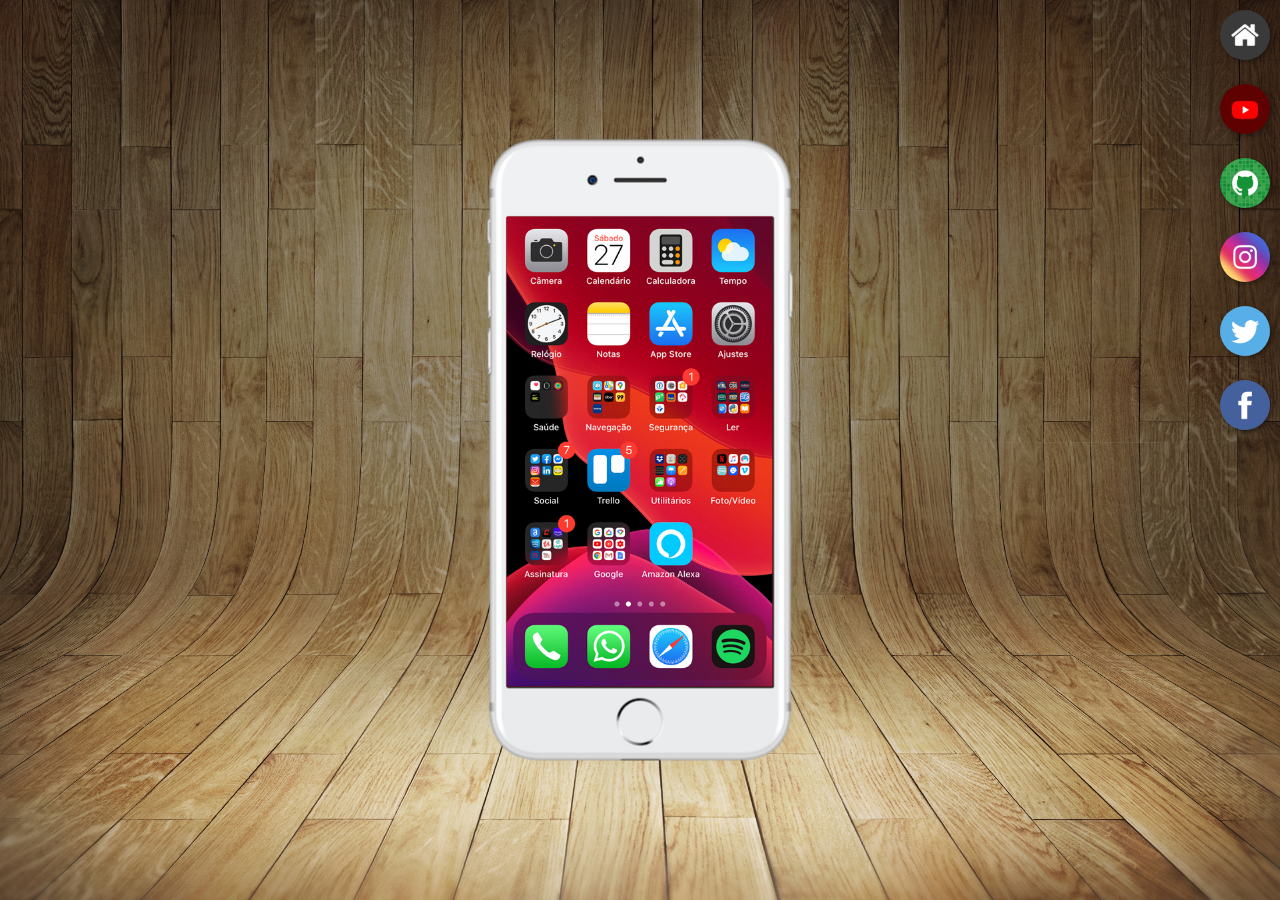
<file: index.html>
<!DOCTYPE html>
<html lang="pt-br">
<head>
    <meta charset="UTF-8">
    <meta name="viewport" content="width=device-width, initial-scale=1.0">
    <link rel="stylesheet" href="favicon.ico">
    <link rel="stylesheet" href="estilos/style.css">
    <title>Projetos Redes Sociais</title>
</head>
<body>
    <main>
        <section id="telefone">
            <iframe src="home.html" frameborder="0" name="tela" id="tela">Seu navegador não é compativel com isso</iframe>
        </section>
        <section id="redes-sociais">
            <a href="home.html" target="tela"><img src="imagens/logo-home.jpg" alt="Home"></a><br>
            <a href="youtube.html" target="tela"><img src="imagens/logo-youtube.jpg" alt="YouTube"></a><br>
            <a href="github.html" target="tela"><img src="imagens/logo-github.jpg" alt="GitHub"></a><br>
            <a href="instagram.html" target="tela"><img src="imagens/logo-instagram.jpg" alt="Instagram"></a><br>
            <a href="twitter.html" target="tela"><img src="imagens/logo-twitter.jpg" alt="Twitter"></a><br>
            <a href="facebook.html" target="tela"><img src="imagens/logo-facebook.jpg" alt="Facebook"></a><br>
        </section>
    </main>
</body>
</html>
</file>
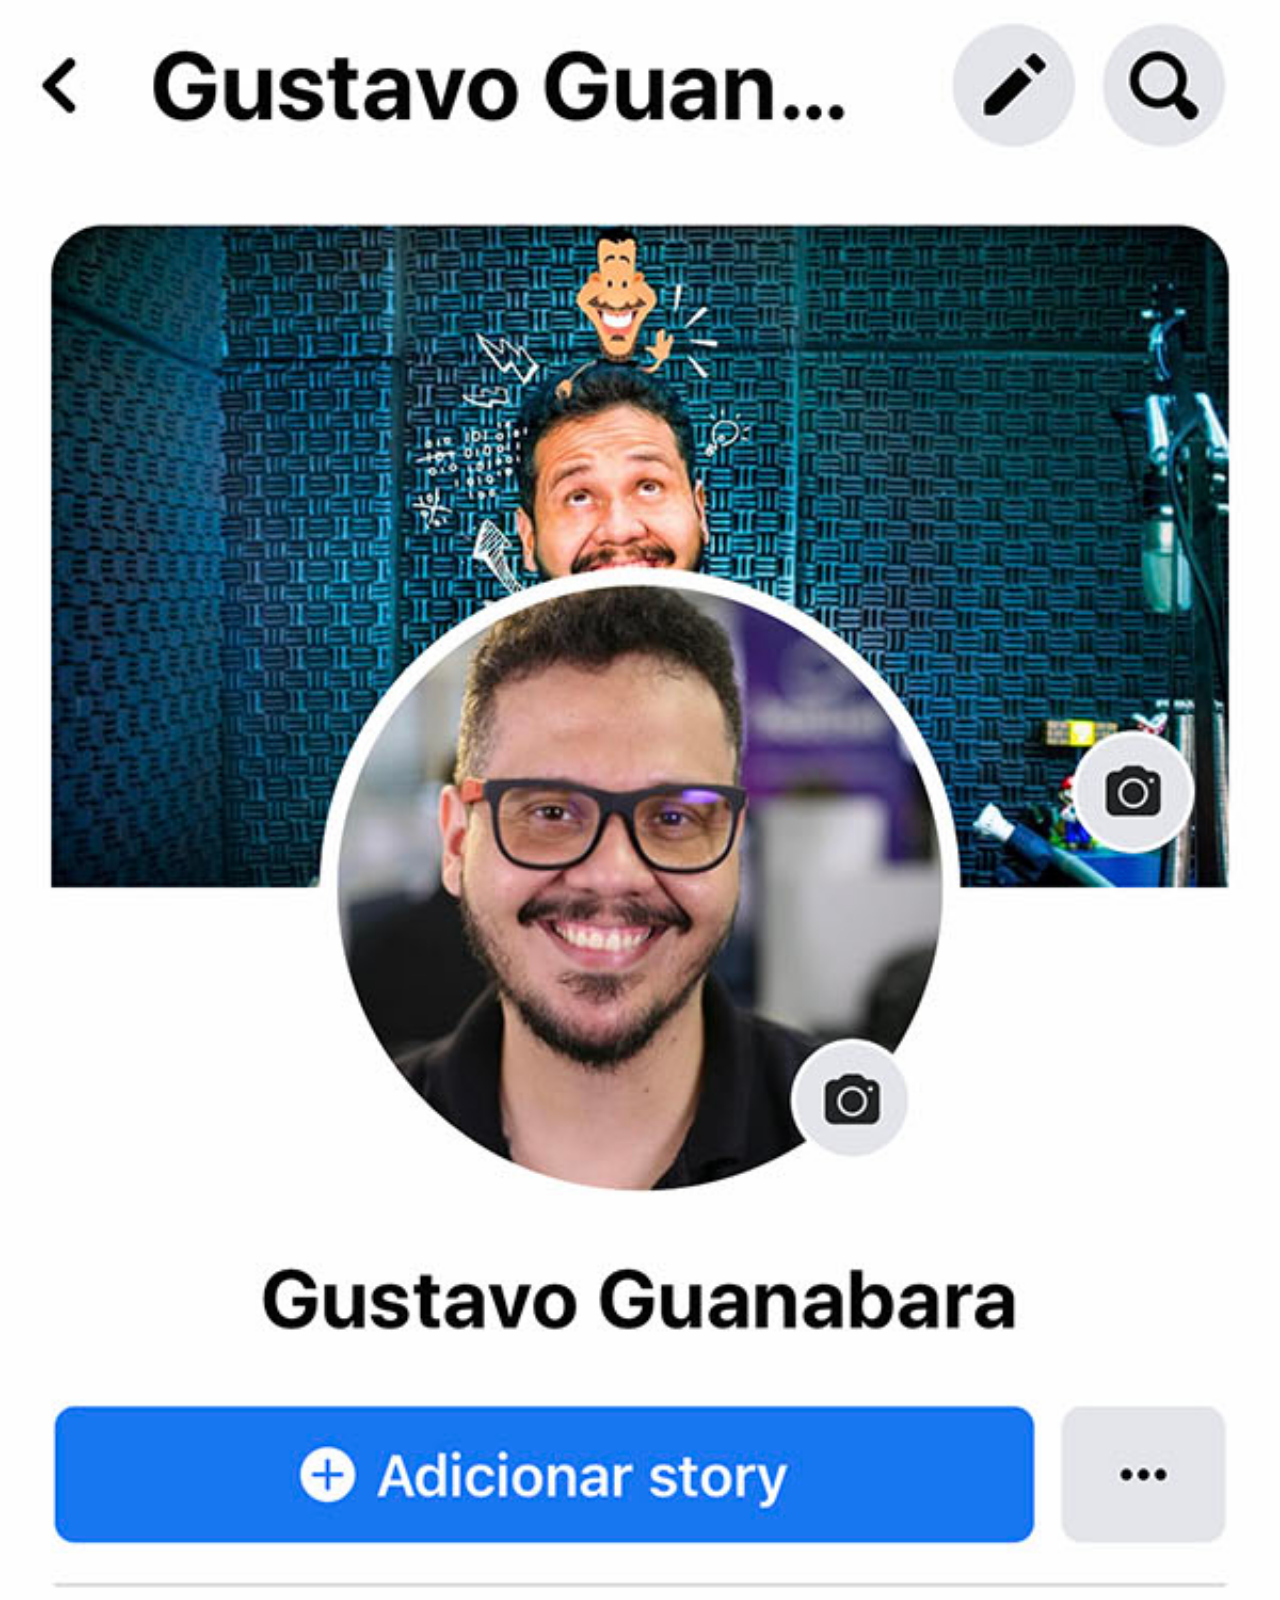
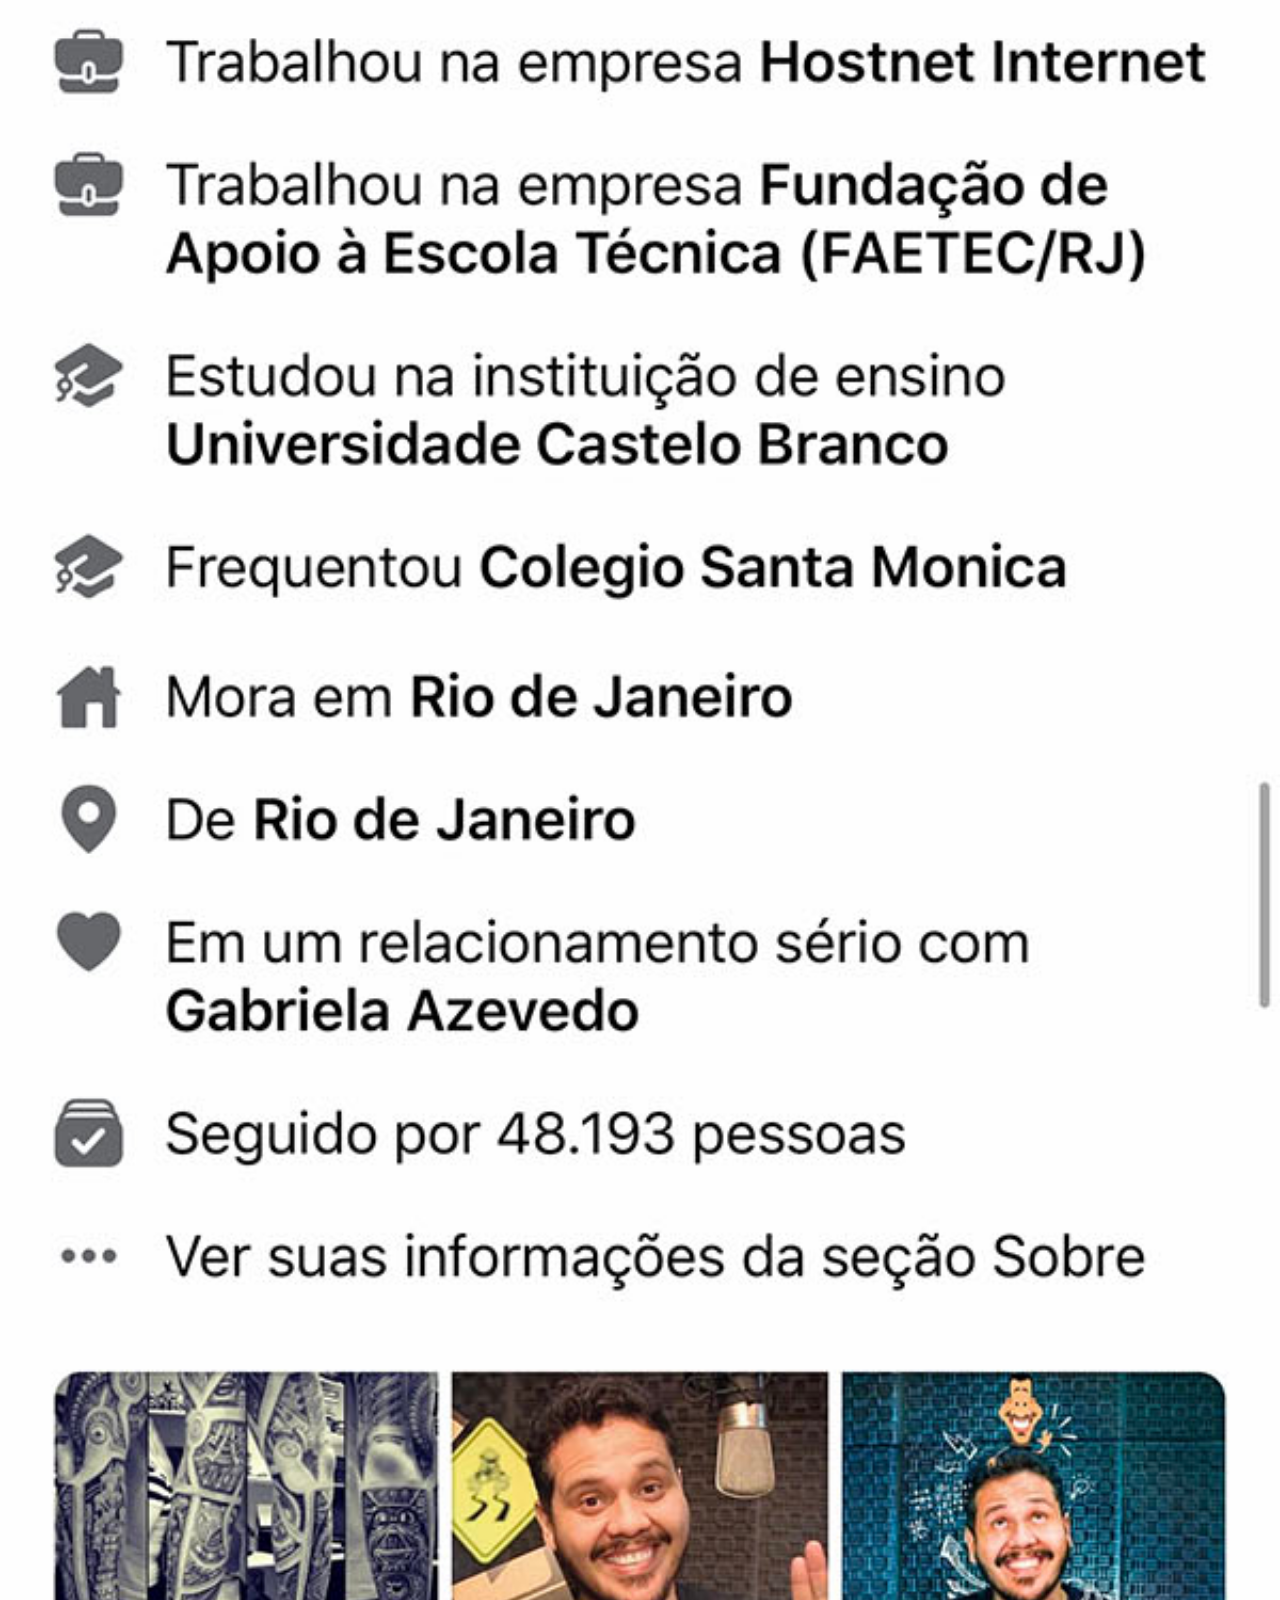
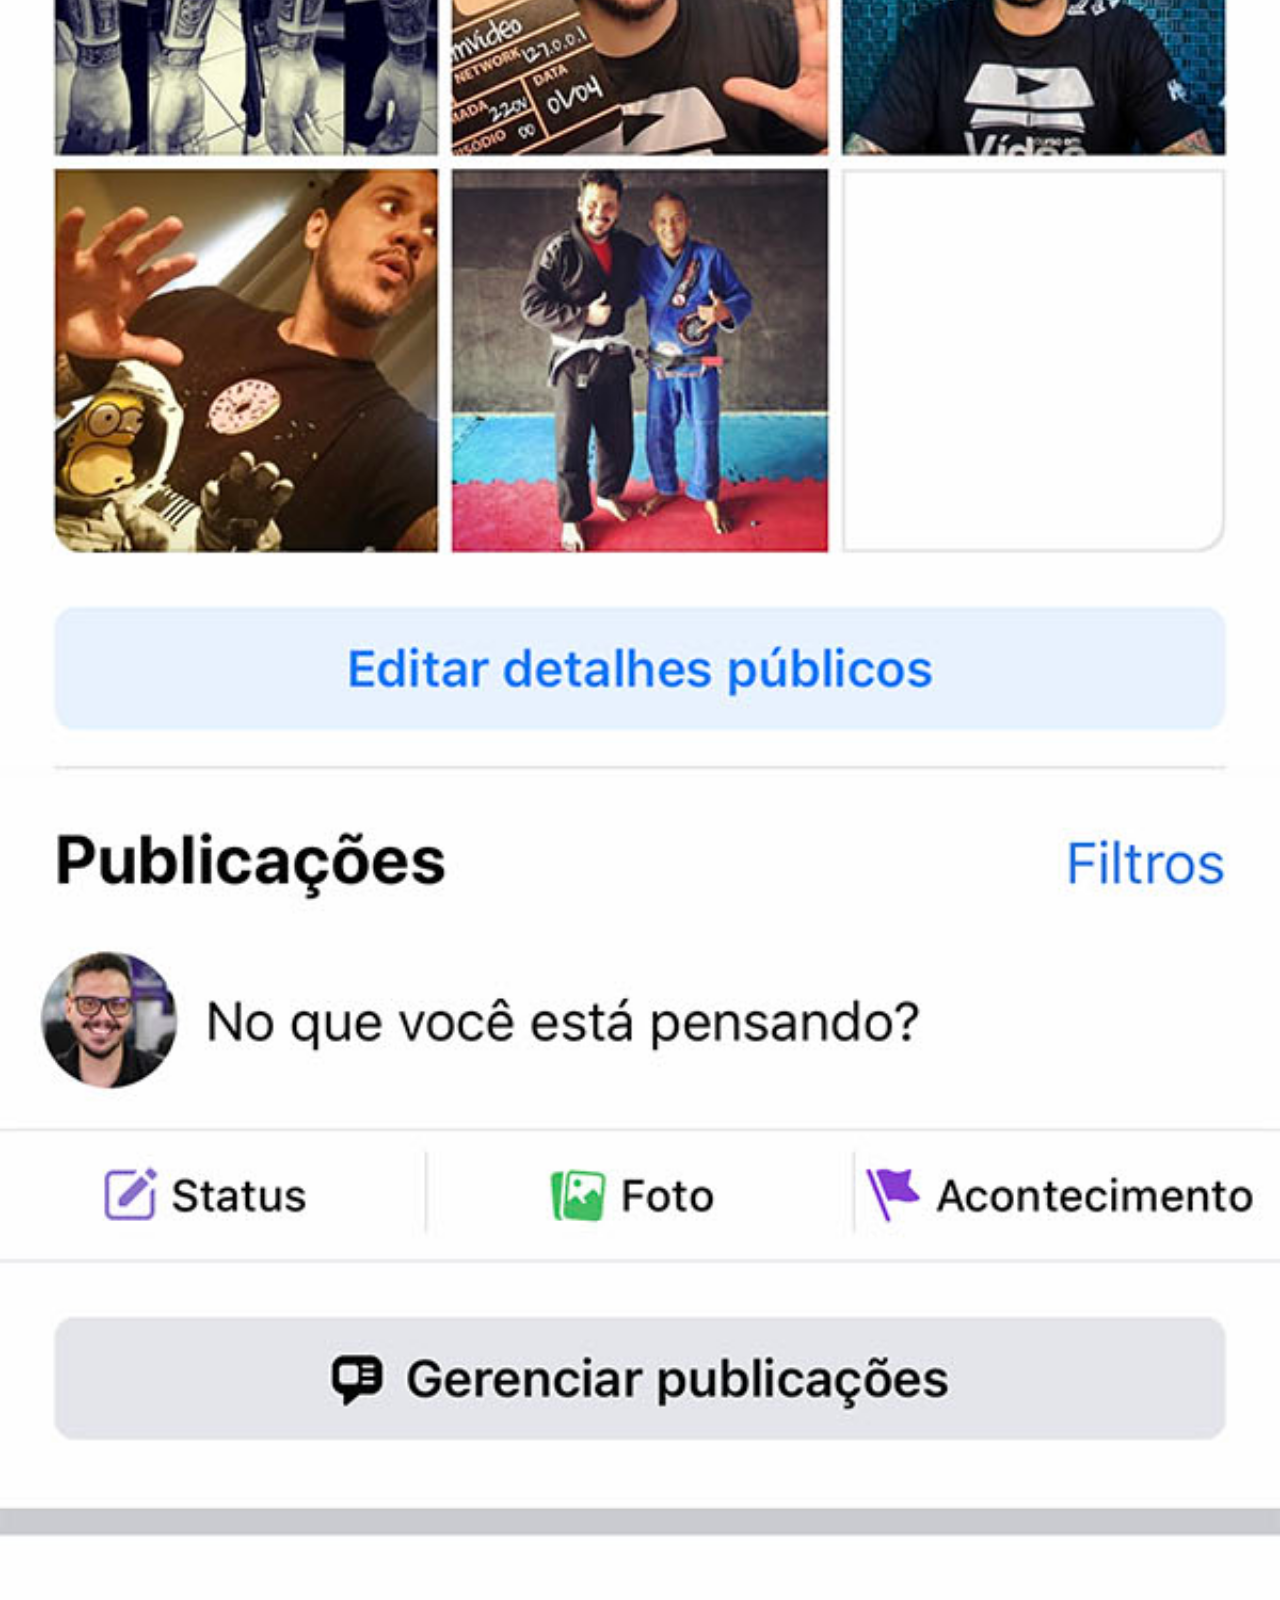
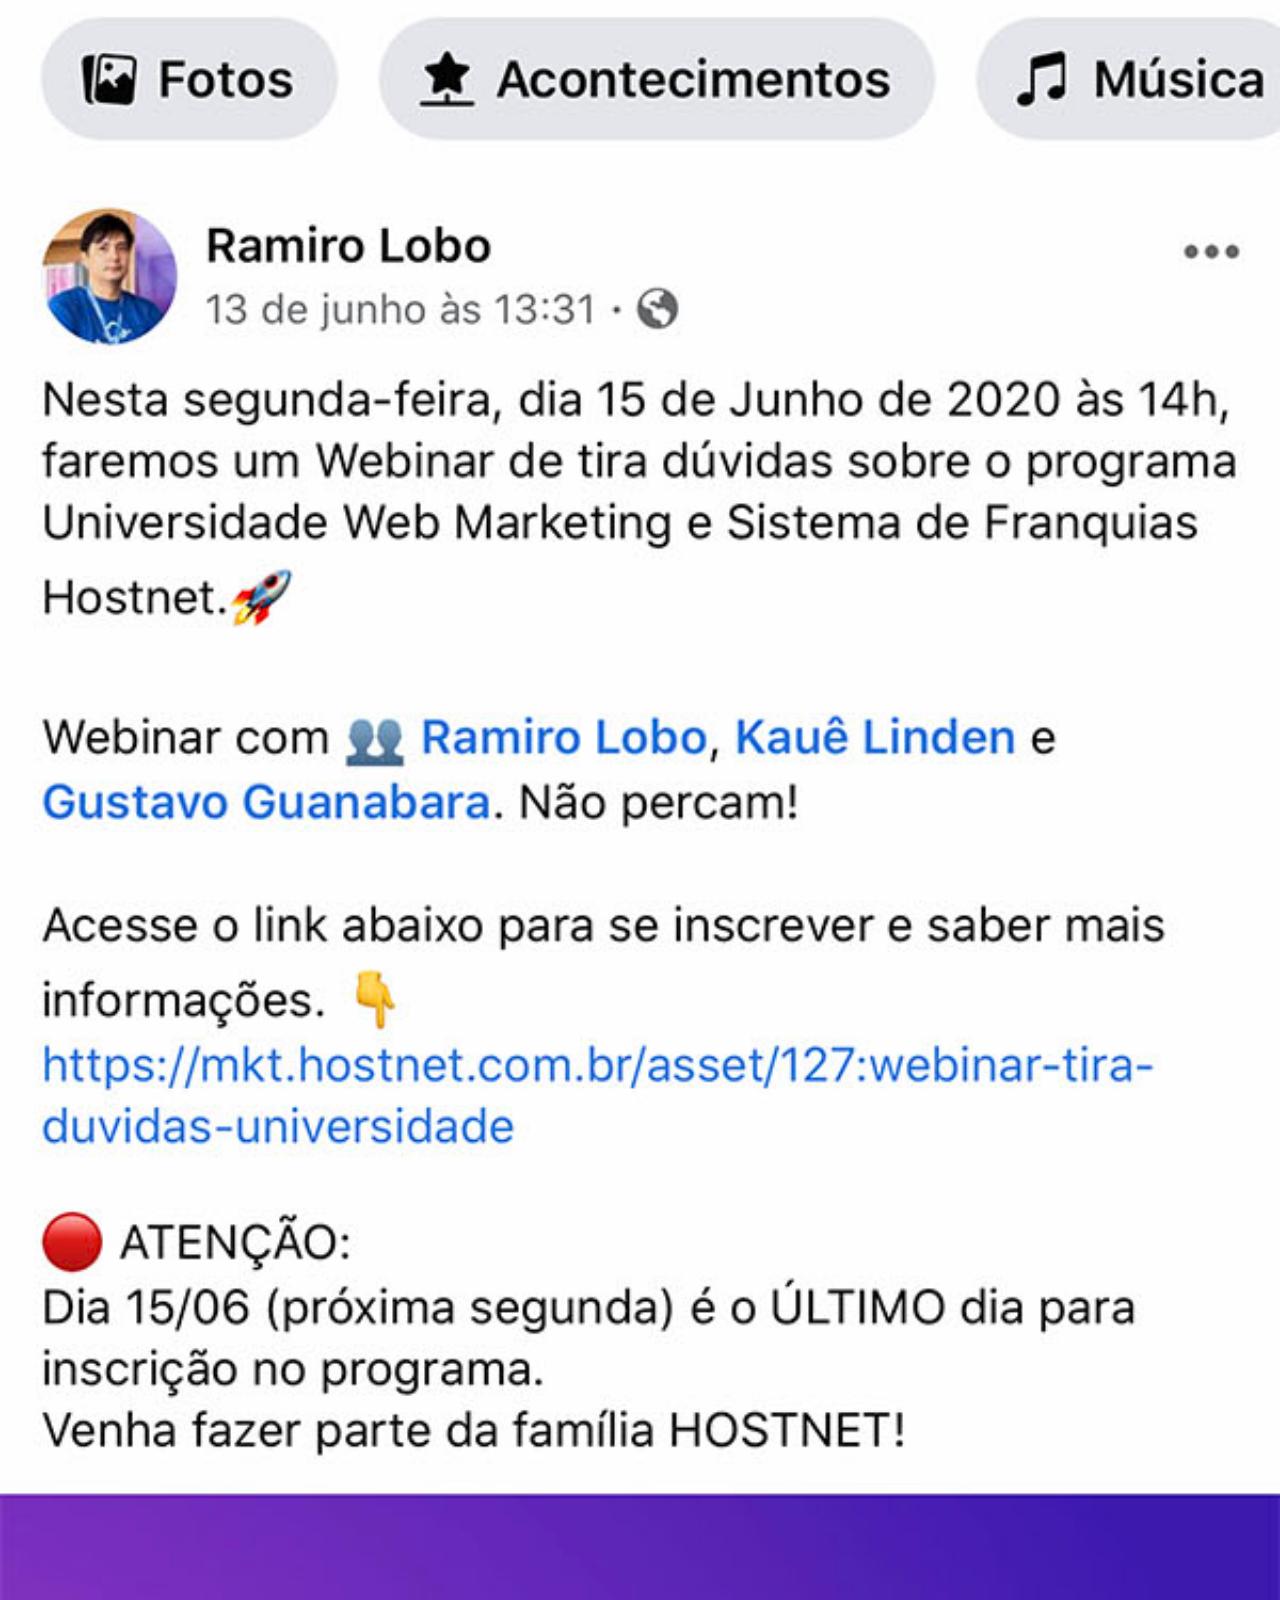
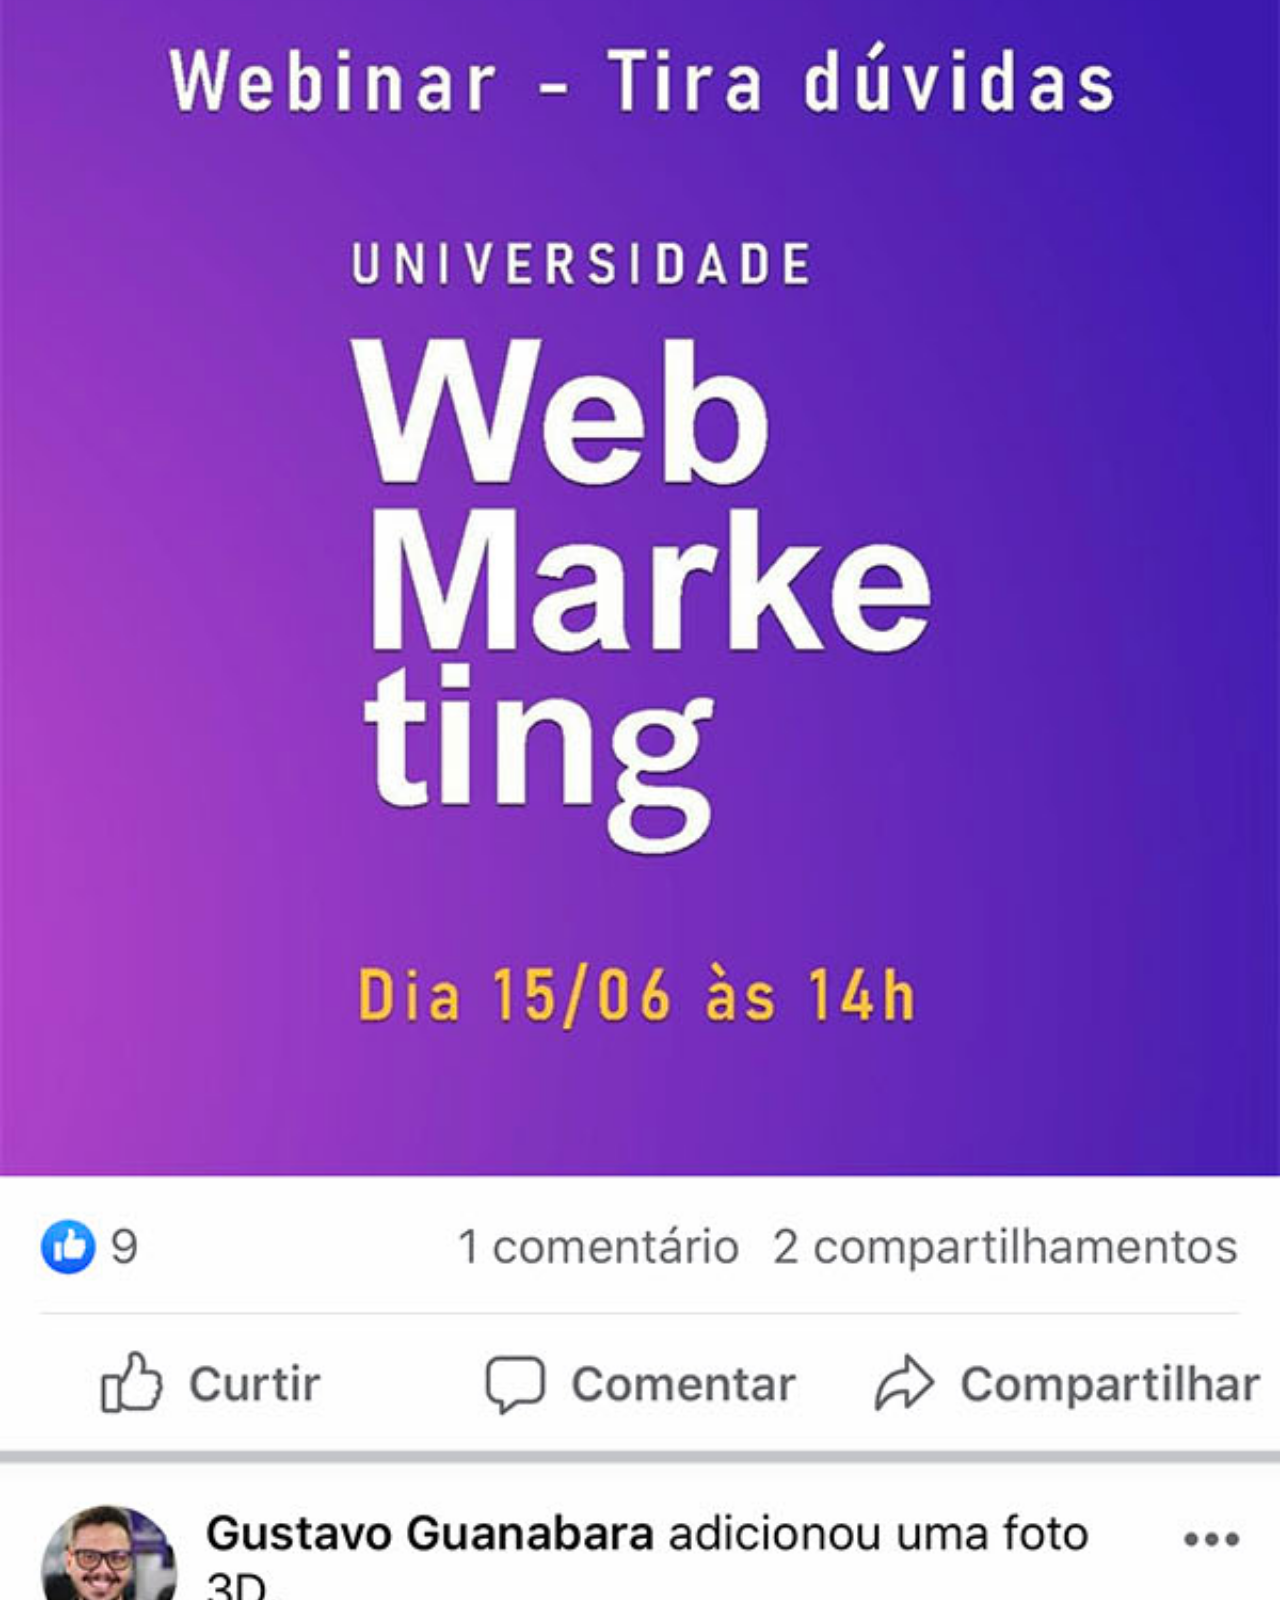
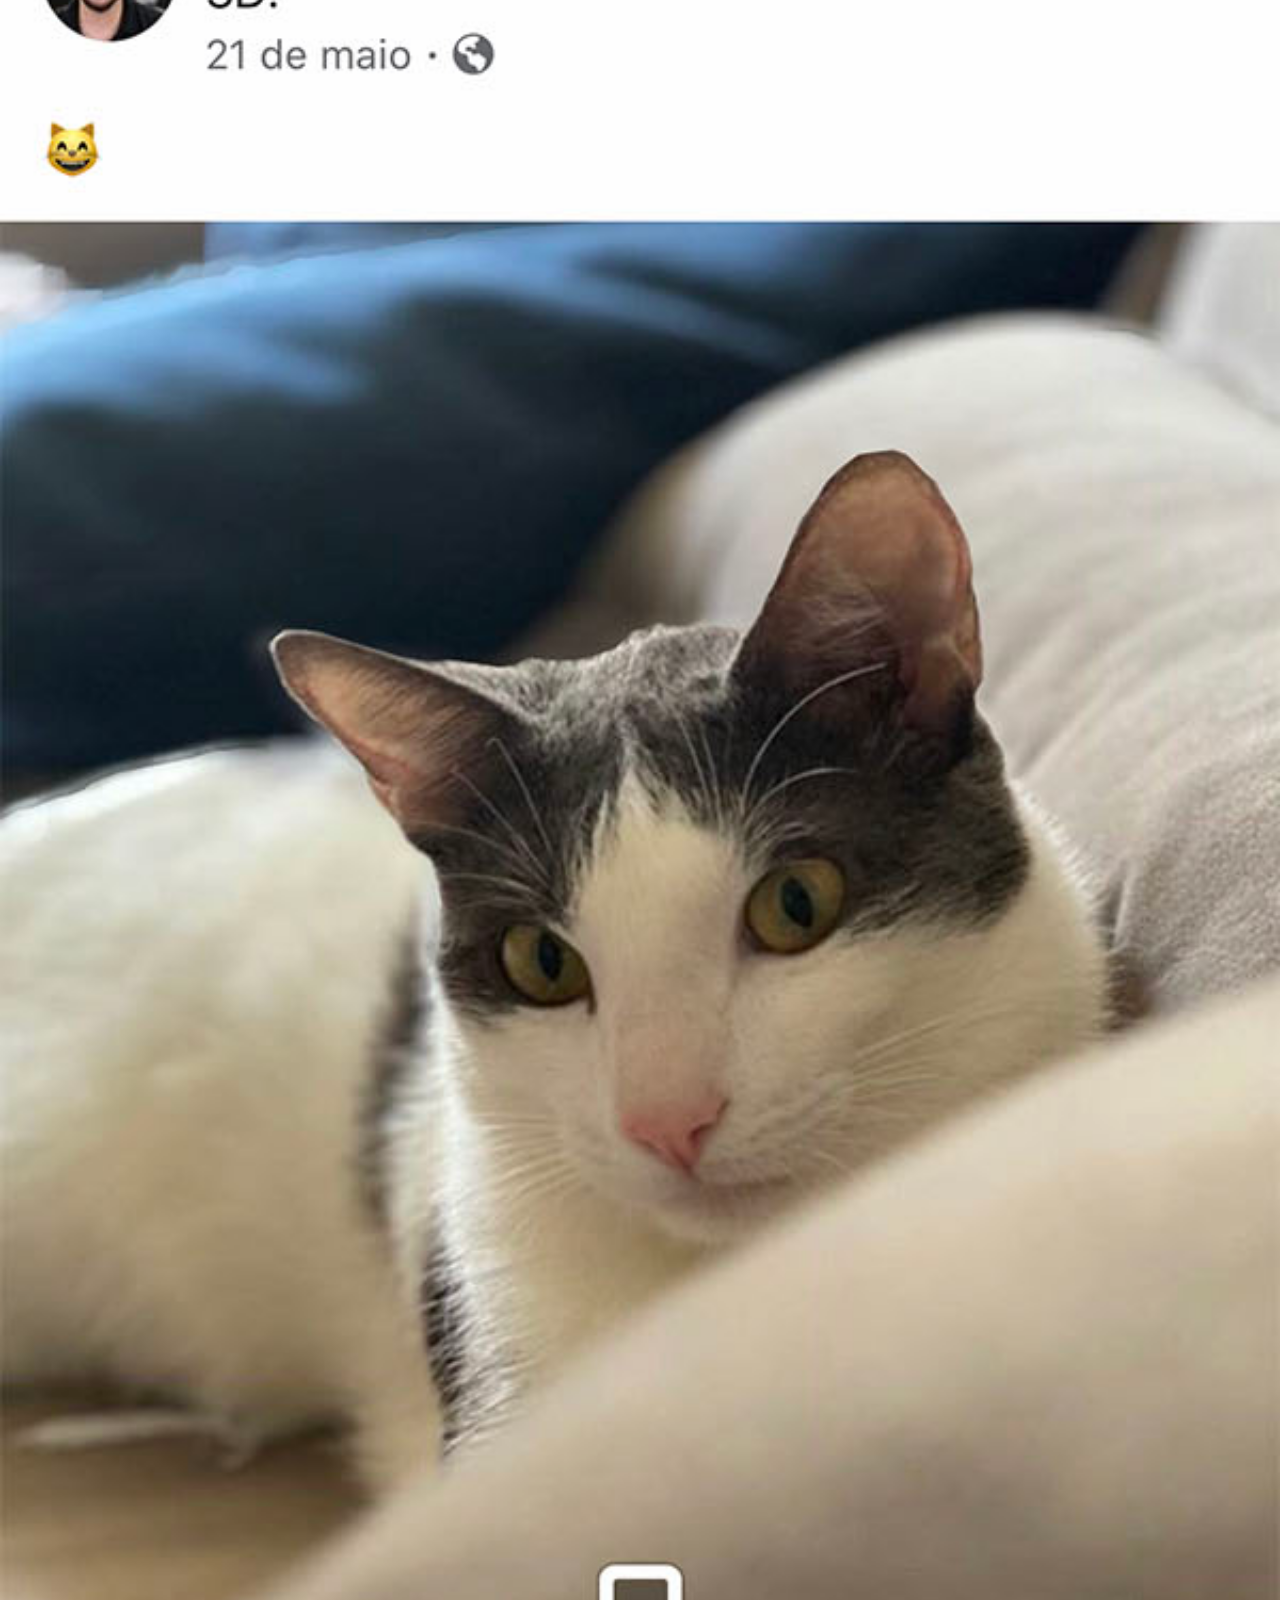
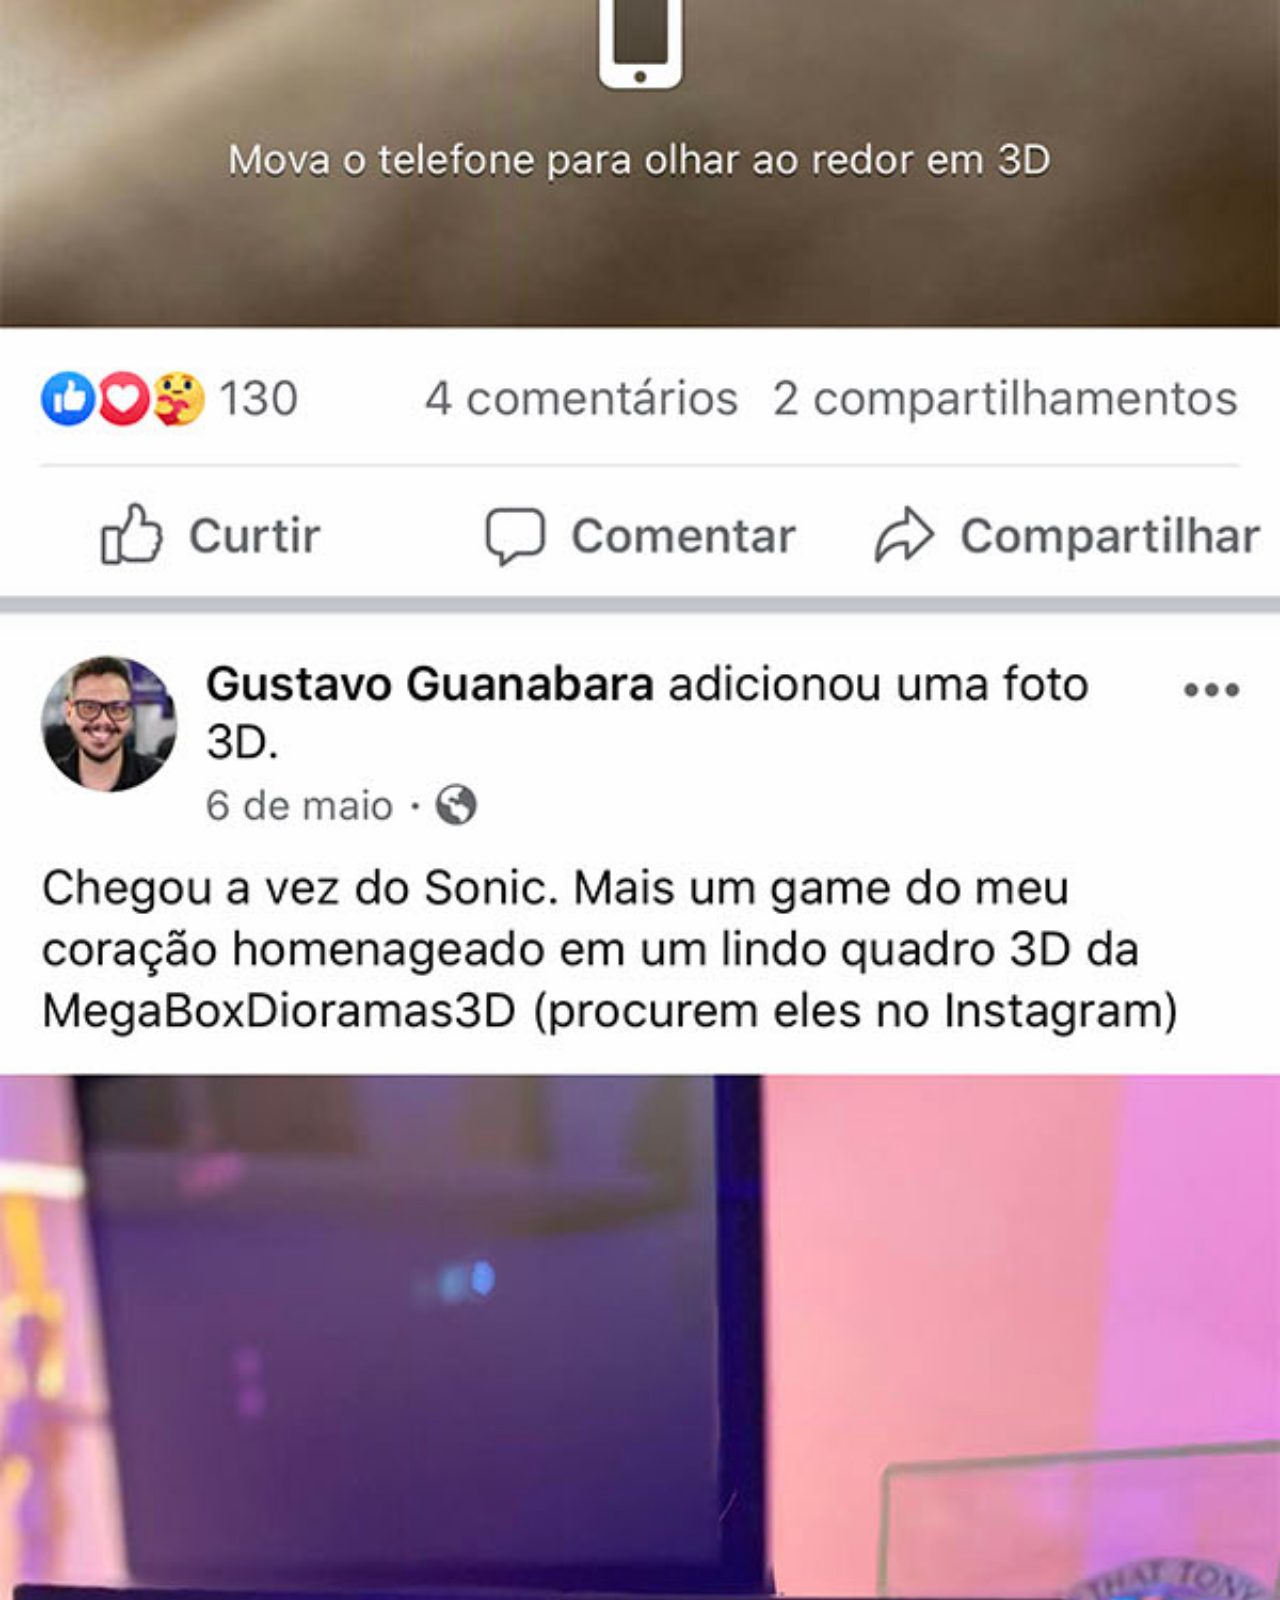
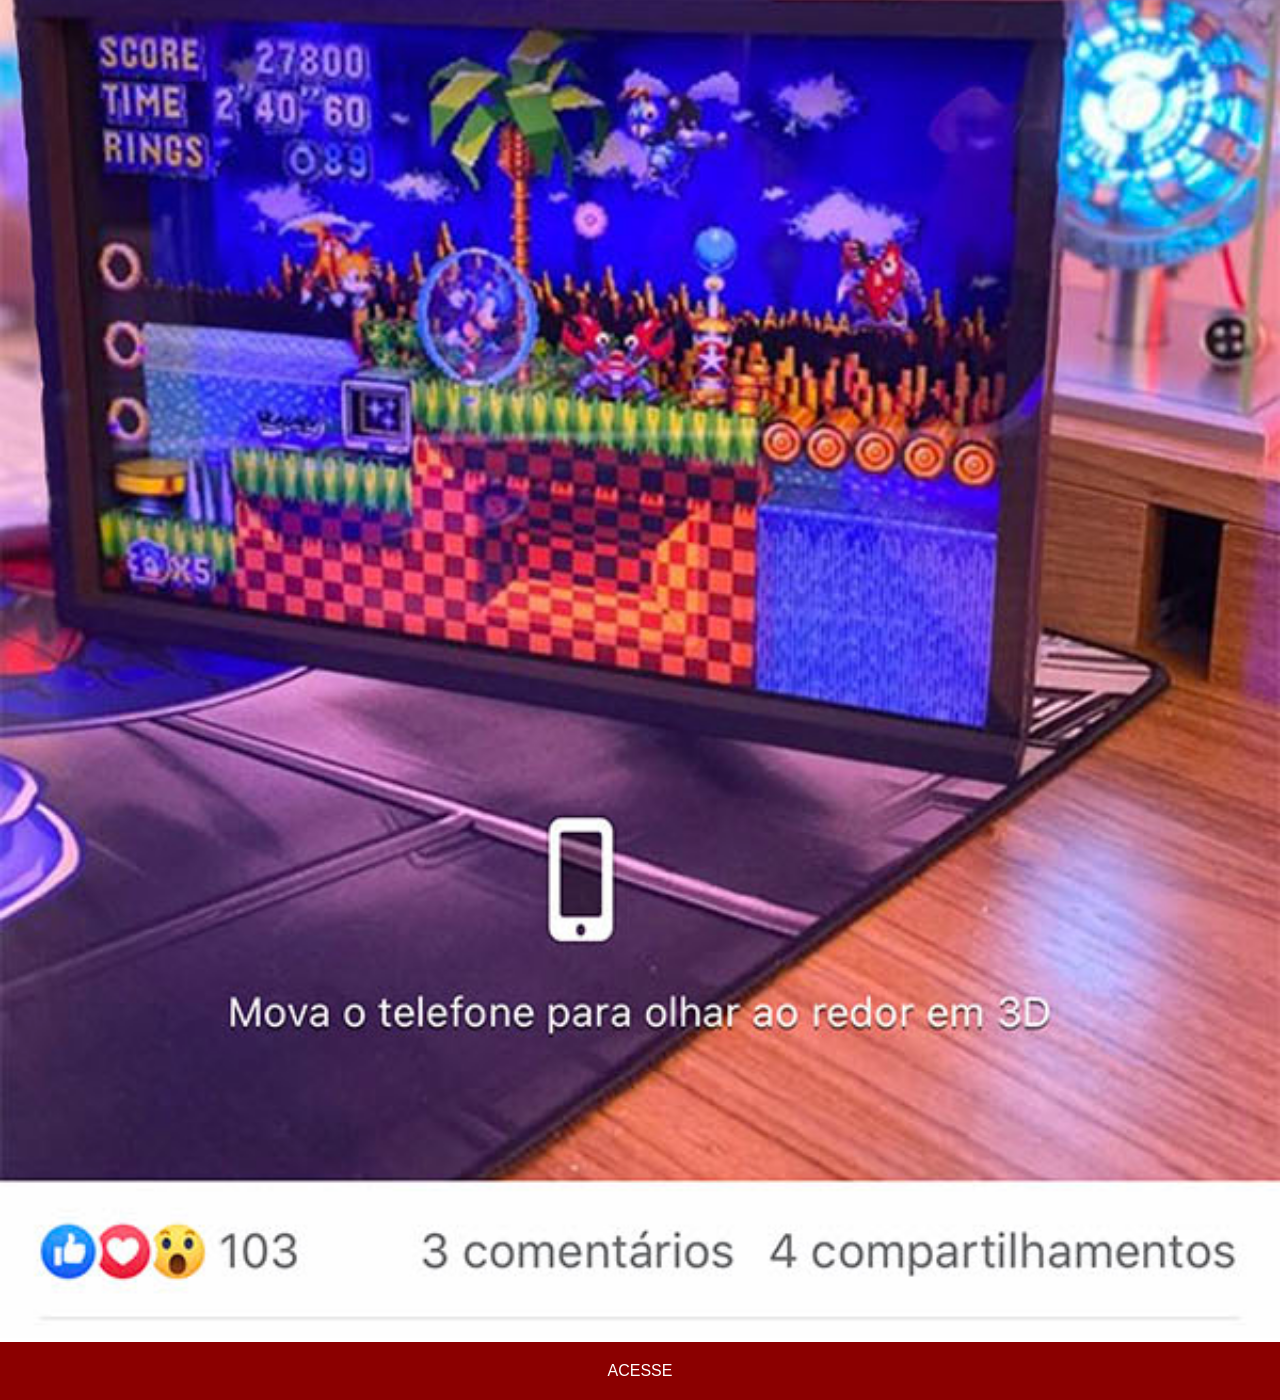
<file: facebook.html>
<!DOCTYPE html>
<html lang="pt-br">
<head>
    <meta charset="UTF-8">
    <meta name="viewport" content="width=device-width, initial-scale=1.0">
    <title>Facebook</title>

    <style>
        *{
            padding: 0px;
            margin: 0px;
            font-family: Arial, Helvetica, sans-serif;
        }

        img{
            width: 100vw;
        }

        a{
            background-color: darkred;
            color: white;
            text-align: center;
            text-decoration: none;
            display: block;
            padding: 20px;
        }

        ::-webkit-scrollbar{
            width: 0px;
            height: 0px;
        }
    </style>
</head>
<body>
    <img src="imagens/tela-facebook.jpg" alt="Facebook"> <a href="https://www.facebook.com">ACESSE</a>
</body>
</html>
</file>
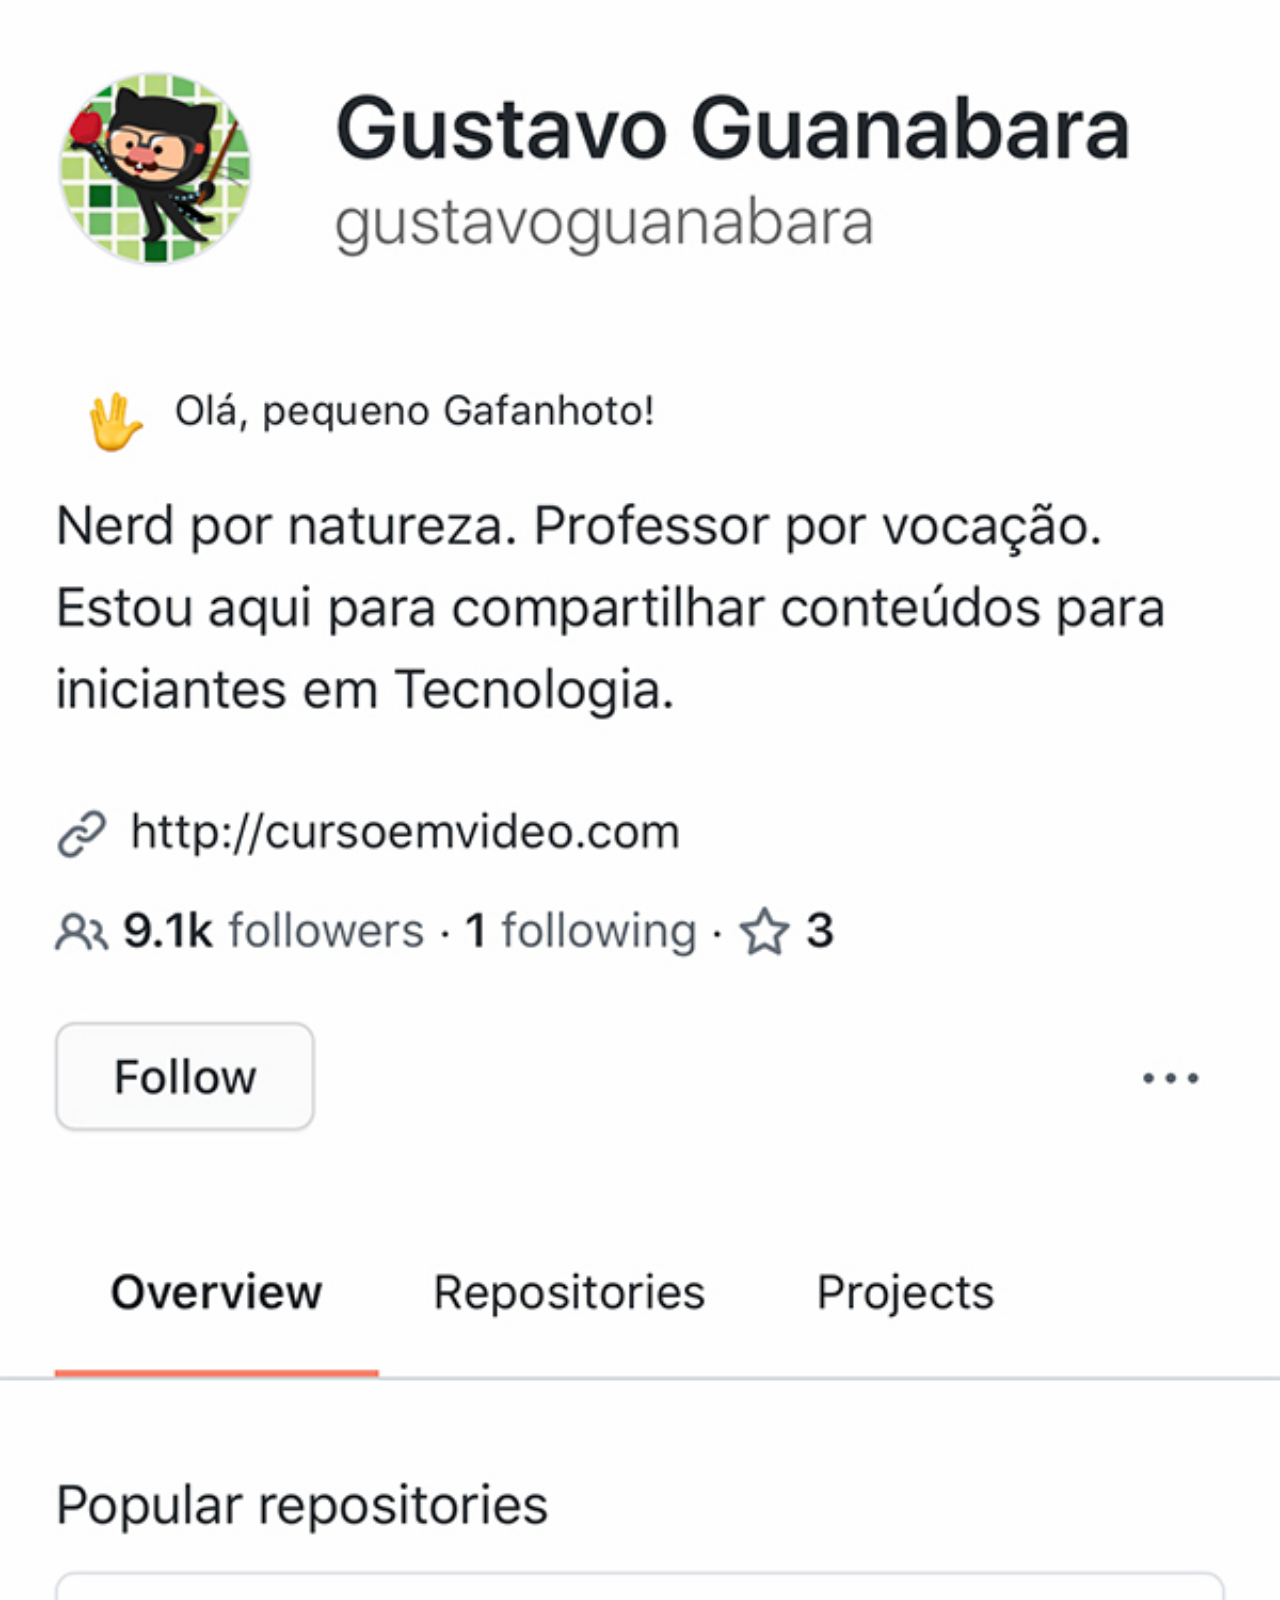
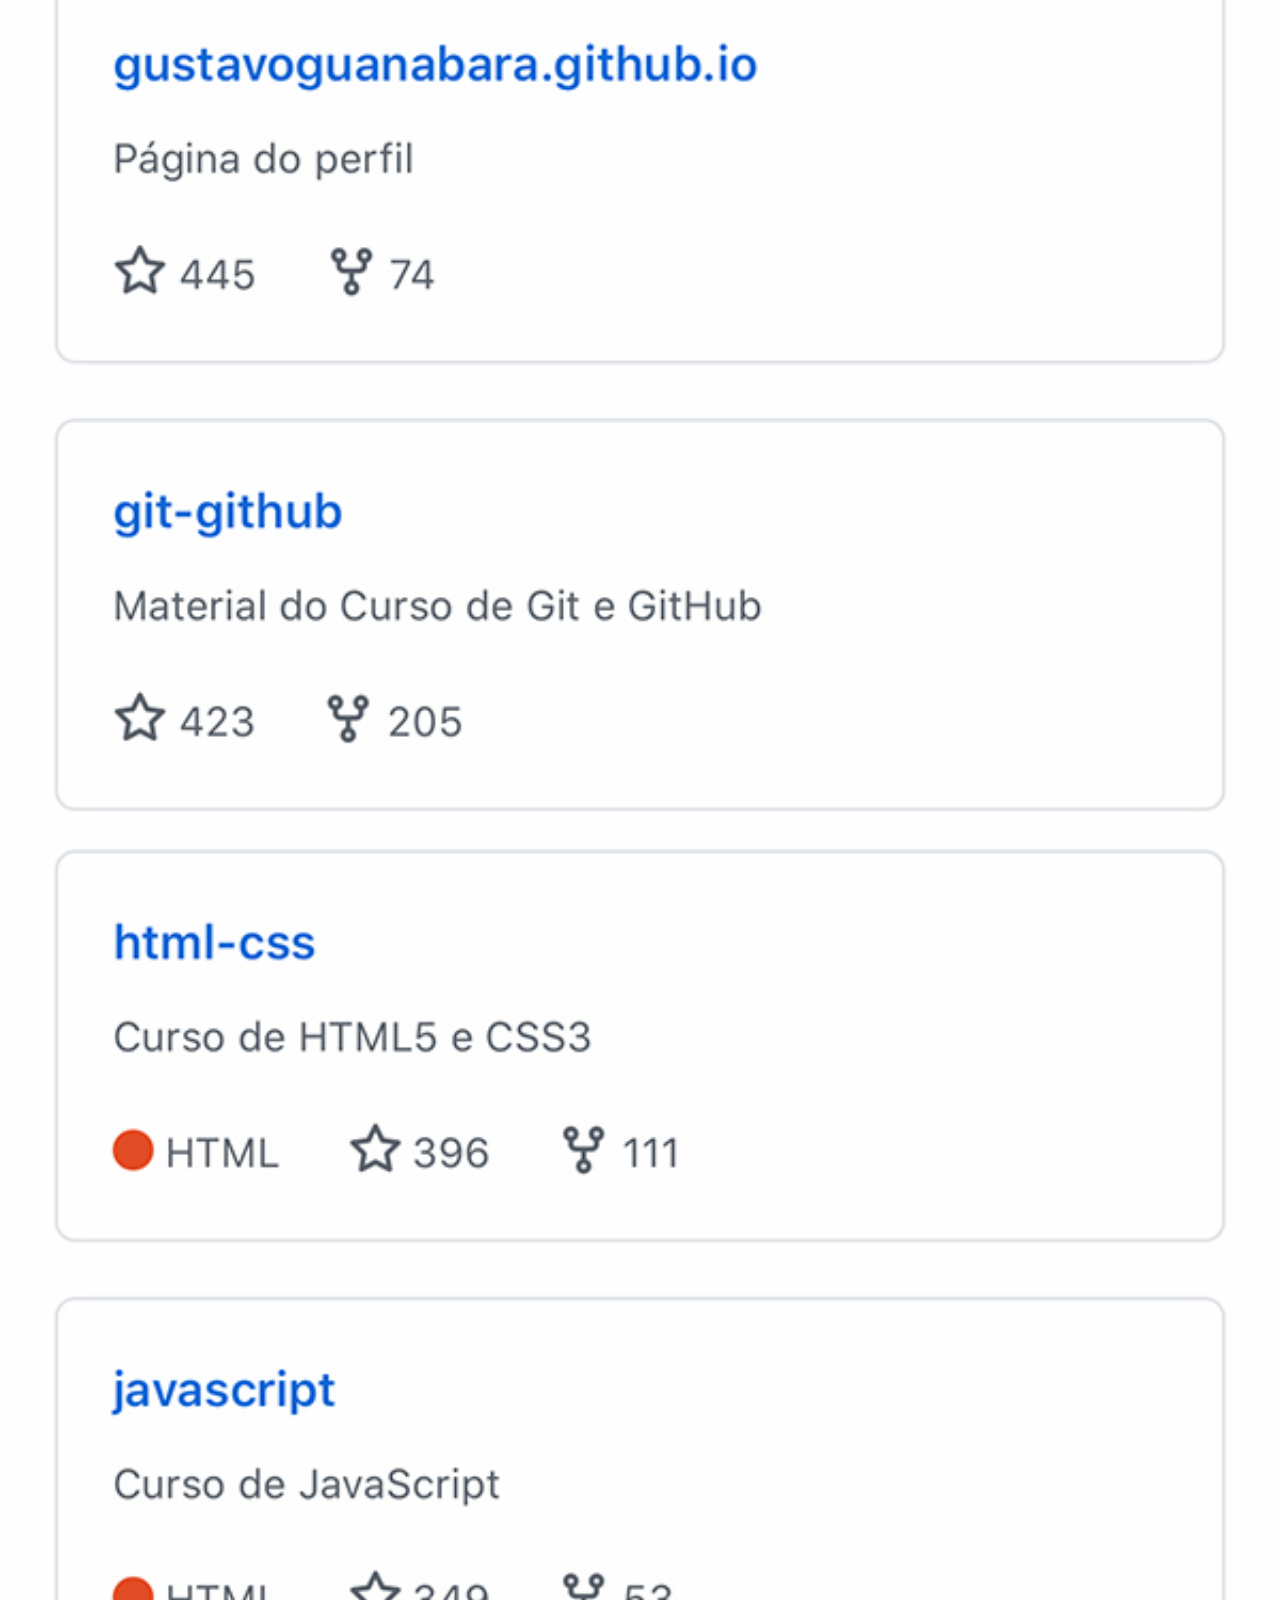
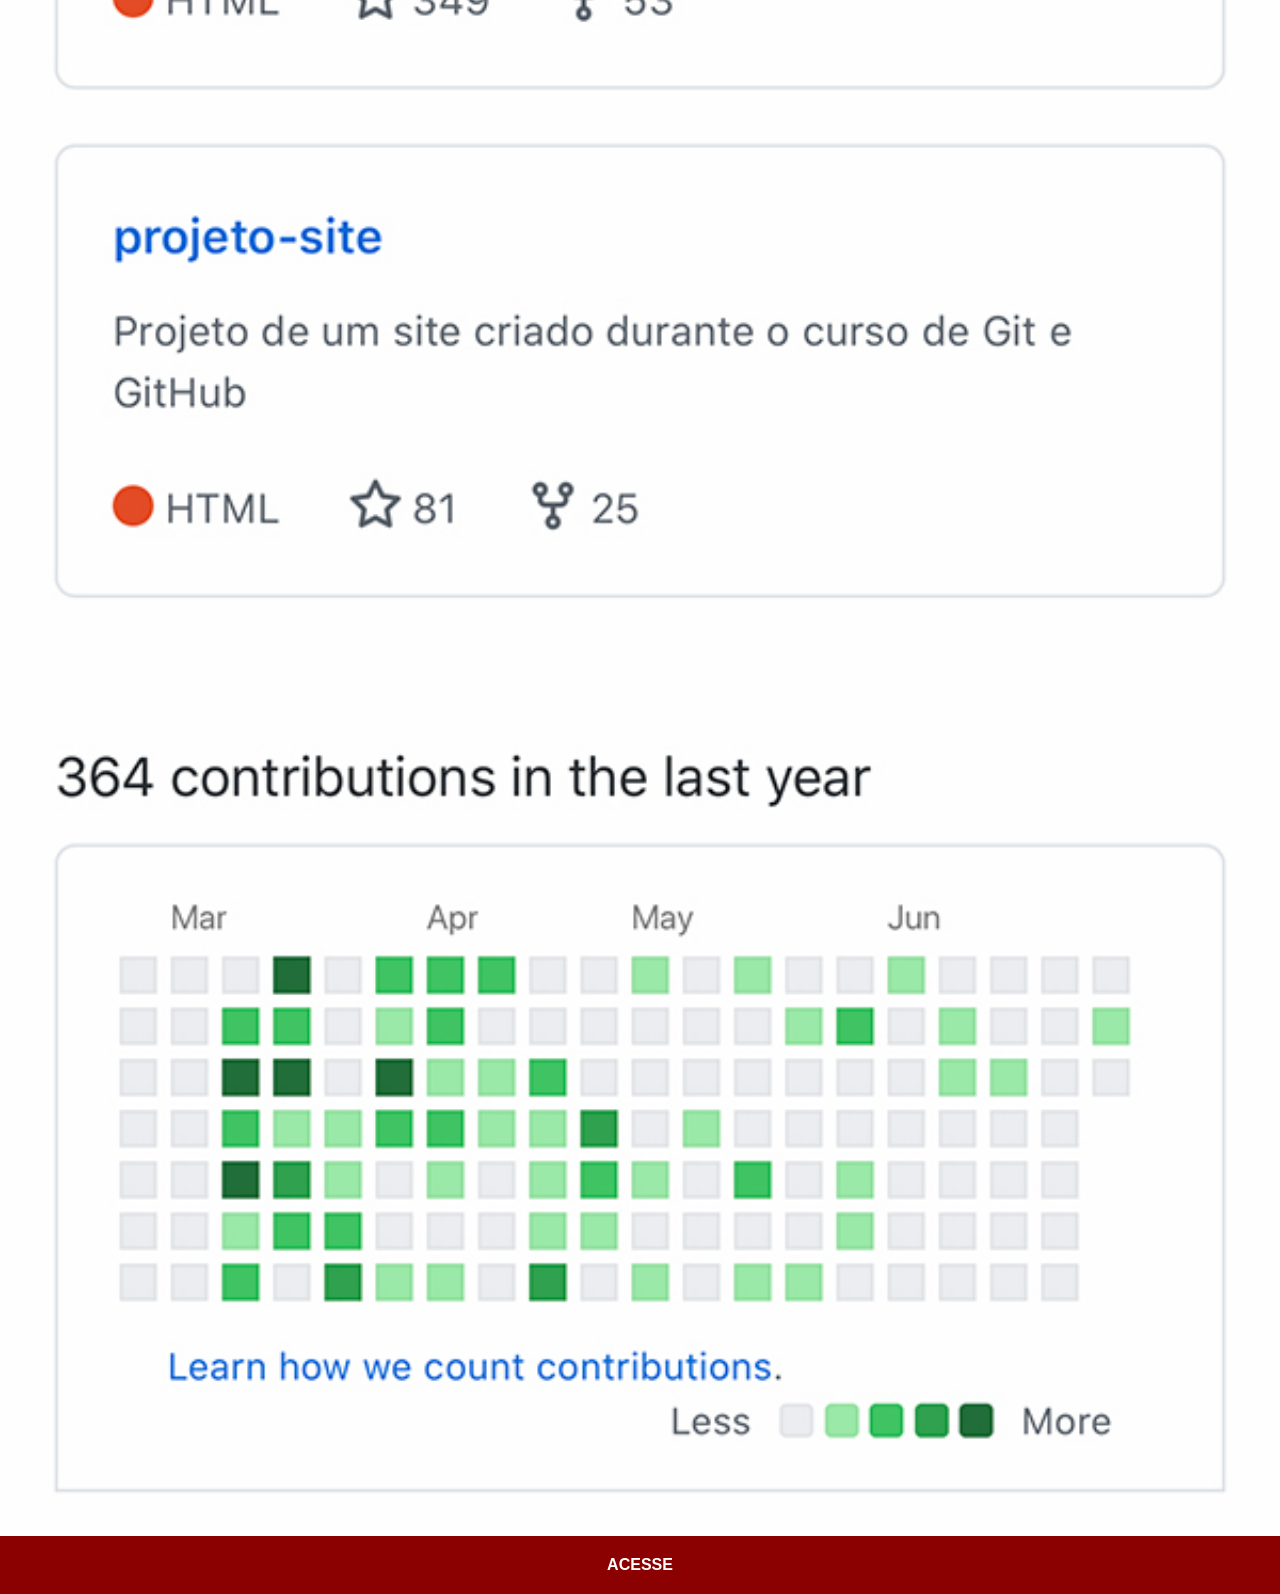
<file: github.html>
<!DOCTYPE html>
<html lang="pt-br">
<head>
    <meta charset="UTF-8">
    <meta name="viewport" content="width=device-width, initial-scale=1.0">
    <title>GitHub</title>

<style>
    *{
        margin: 0px;
        padding: 0px;
        font-family: Arial, Helvetica, sans-serif;
    }

    ::-webkit-scrollbar{
        width: 0px;
        height: 0px;
    }

    img{
        width: 100vw;
    }

    a{
        background-color: darkred;
        color: white;
        display: block;
        text-align: center;
        text-decoration: none;
        font-weight: bold;
        padding: 20px;
    }
</style>

</head>
<body>
    <img src="imagens/tela-github.jpg" alt="GitHub"><a href="https://www.github.com" target="_blank">ACESSE</a>
</body>
</html>
</file>
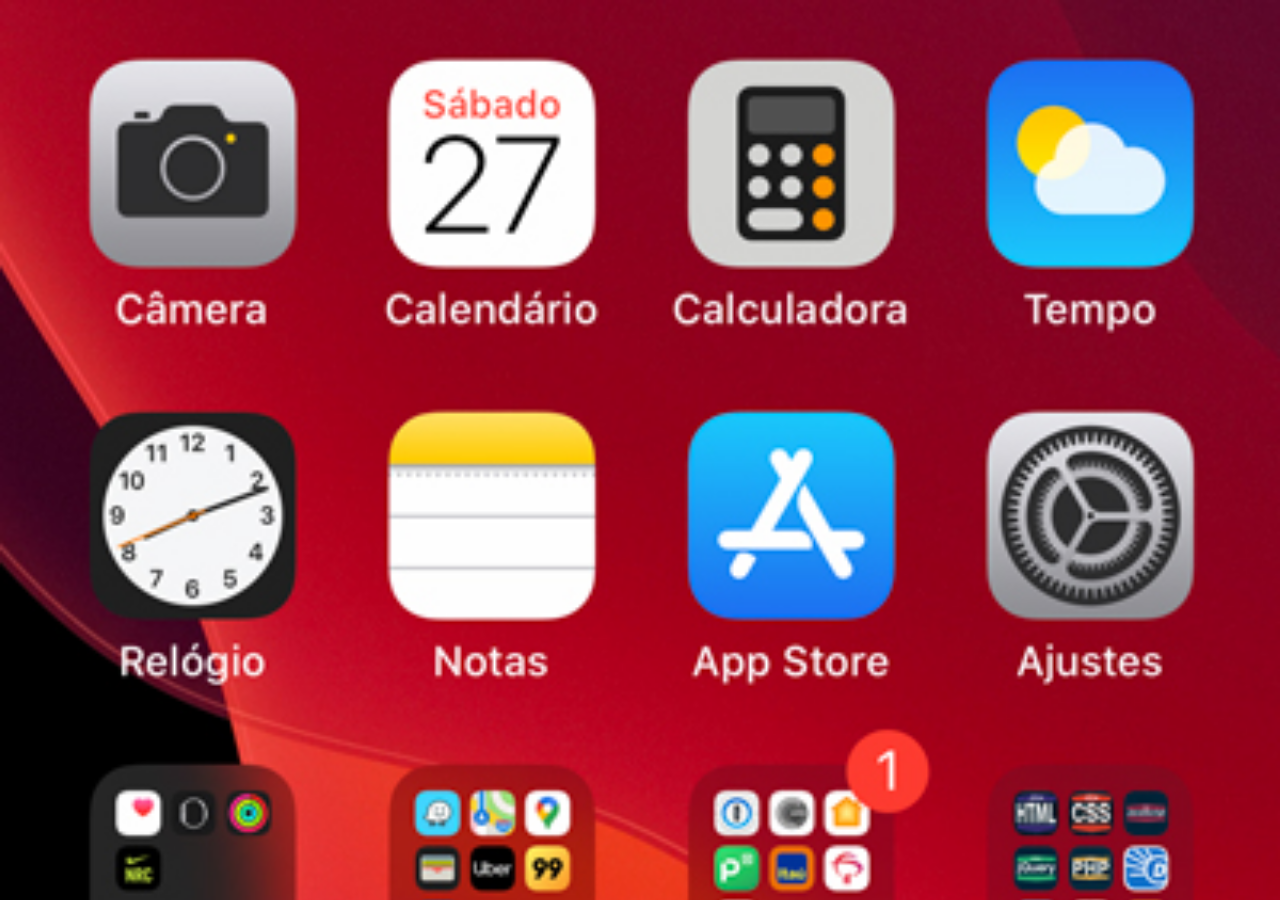
<file: home.html>
<!DOCTYPE html>
<html lang="pt-br">
<head>
    <meta charset="UTF-8">
    <meta name="viewport" content="width=device-width, initial-scale=1.0">
    <title>Home</title>

    <style>
        *{
            margin: 0px;
            padding: 0px;
        }

        body{
            width: 100vw;
            height: 100vh;
            background: red url('imagens/tela-home.jpg') no-repeat top center;
            background-size: cover;
        }
    </style>
</head>
<body>
    
</body>
</html>
</file>
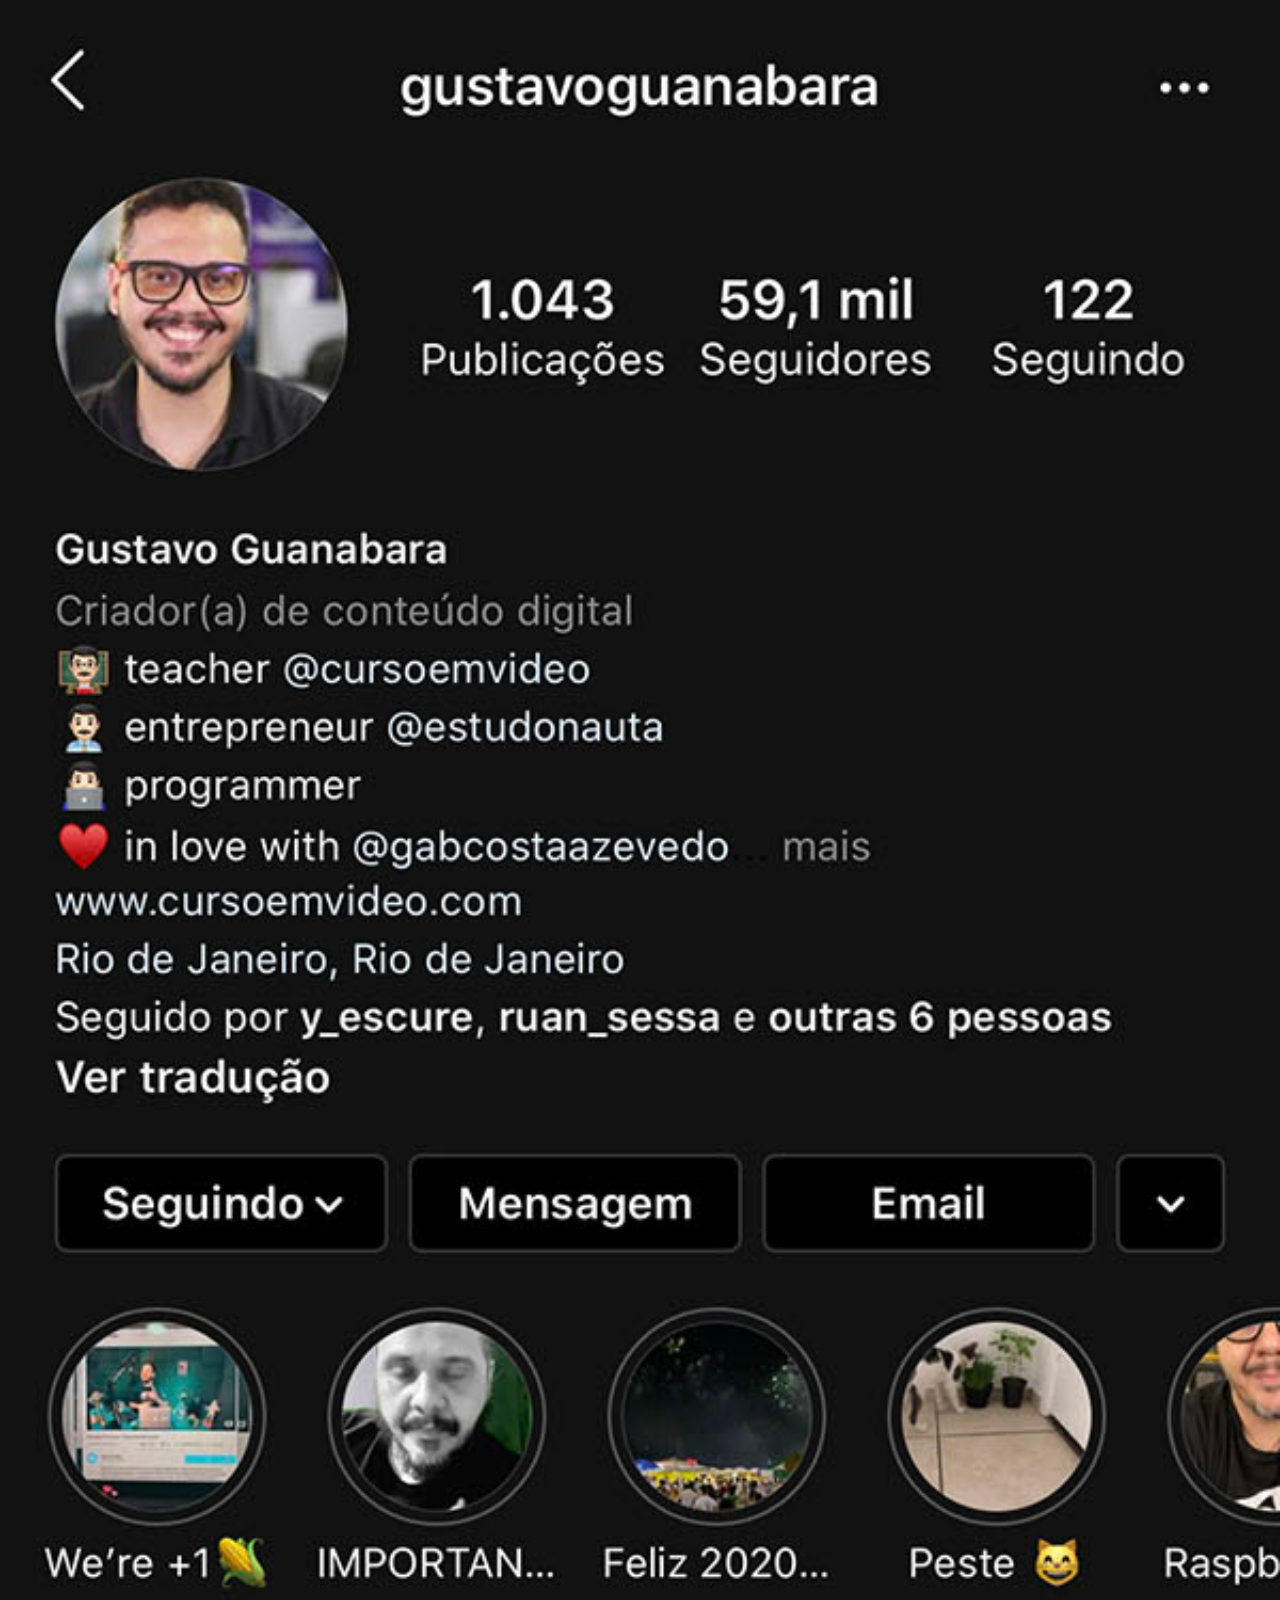
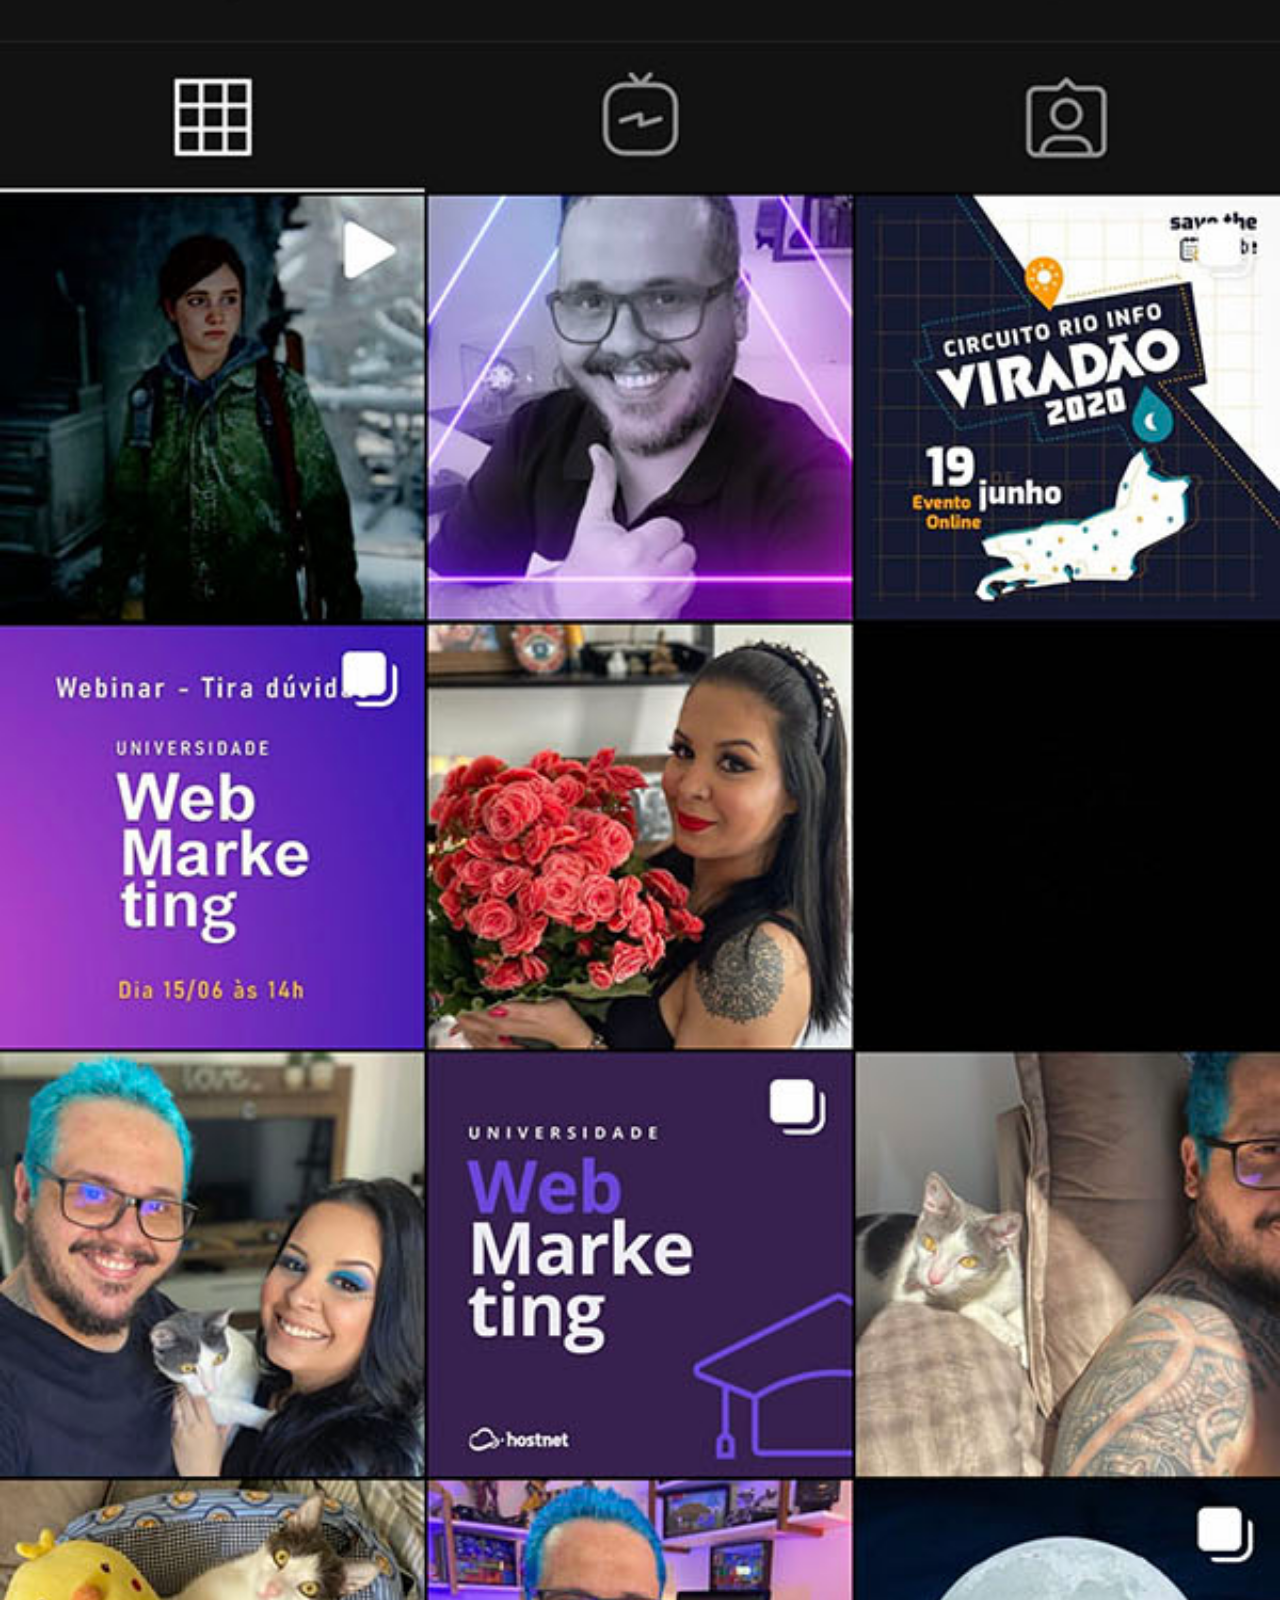
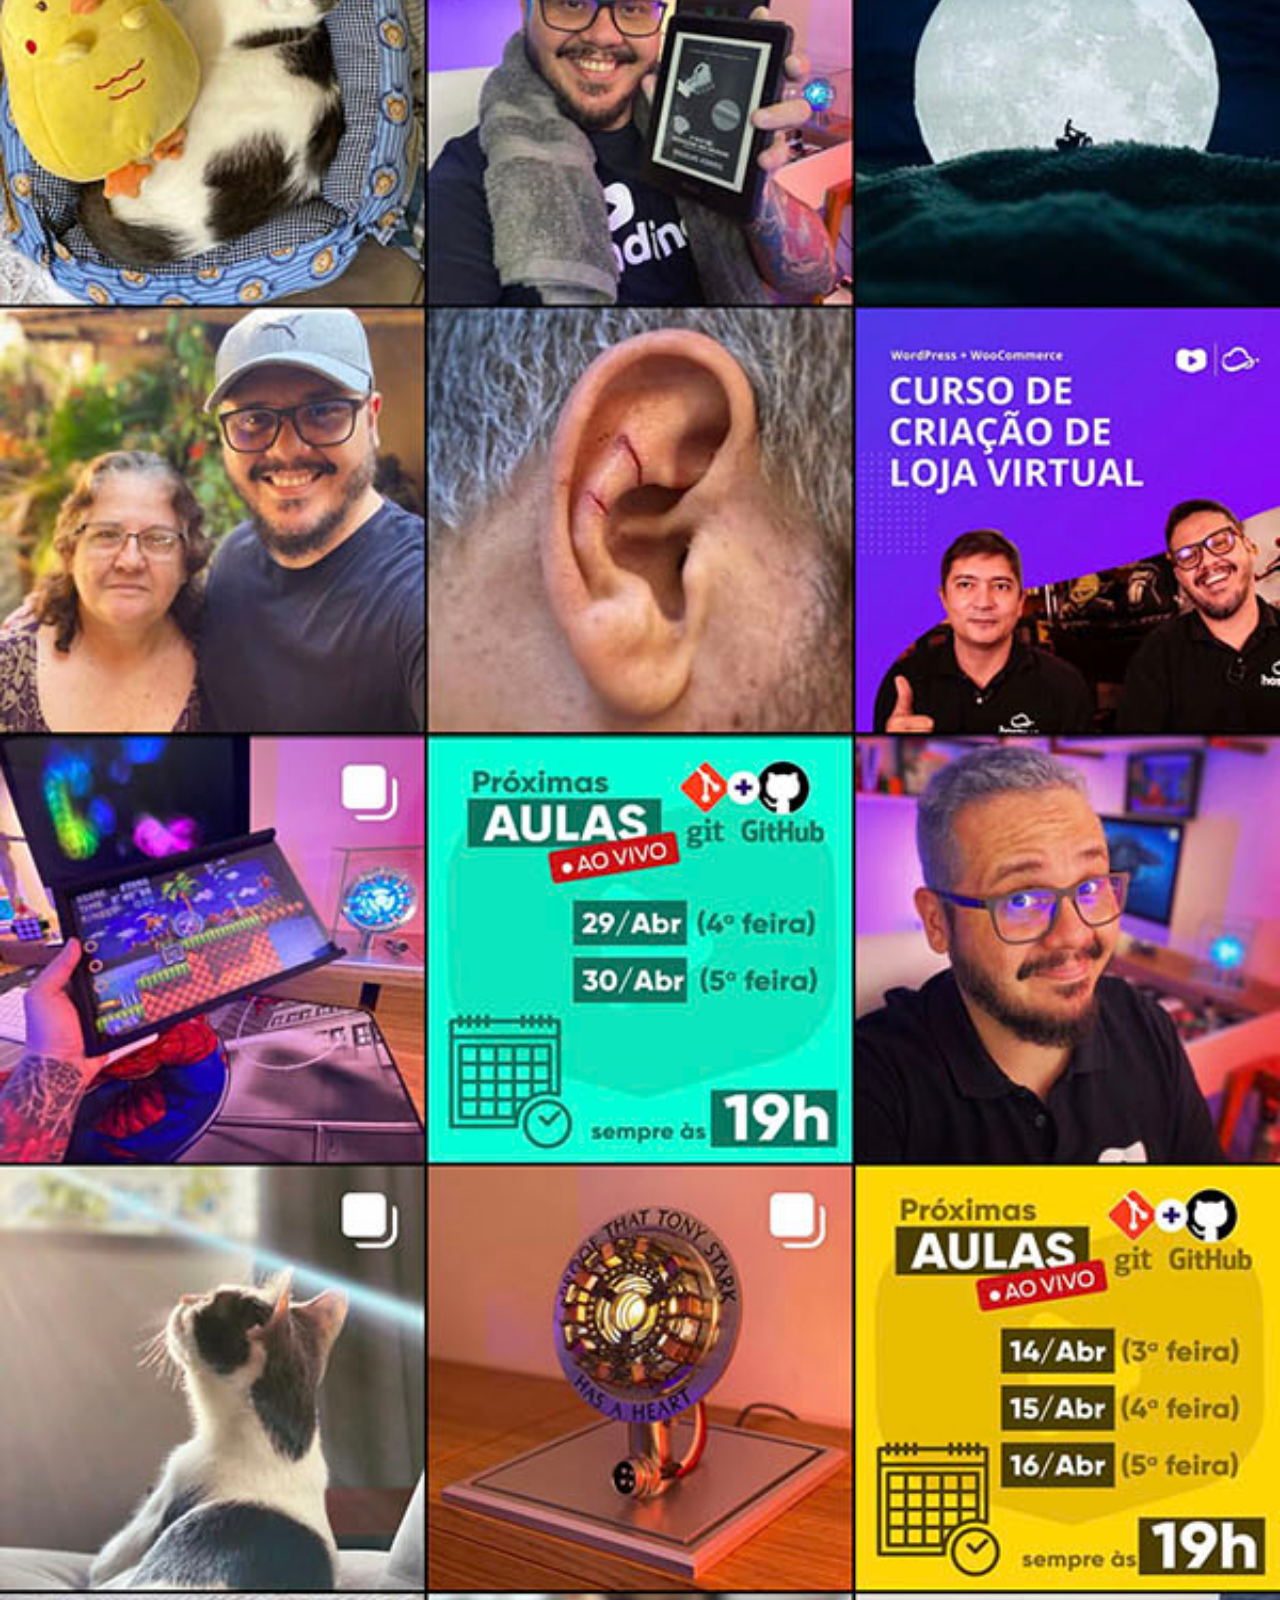
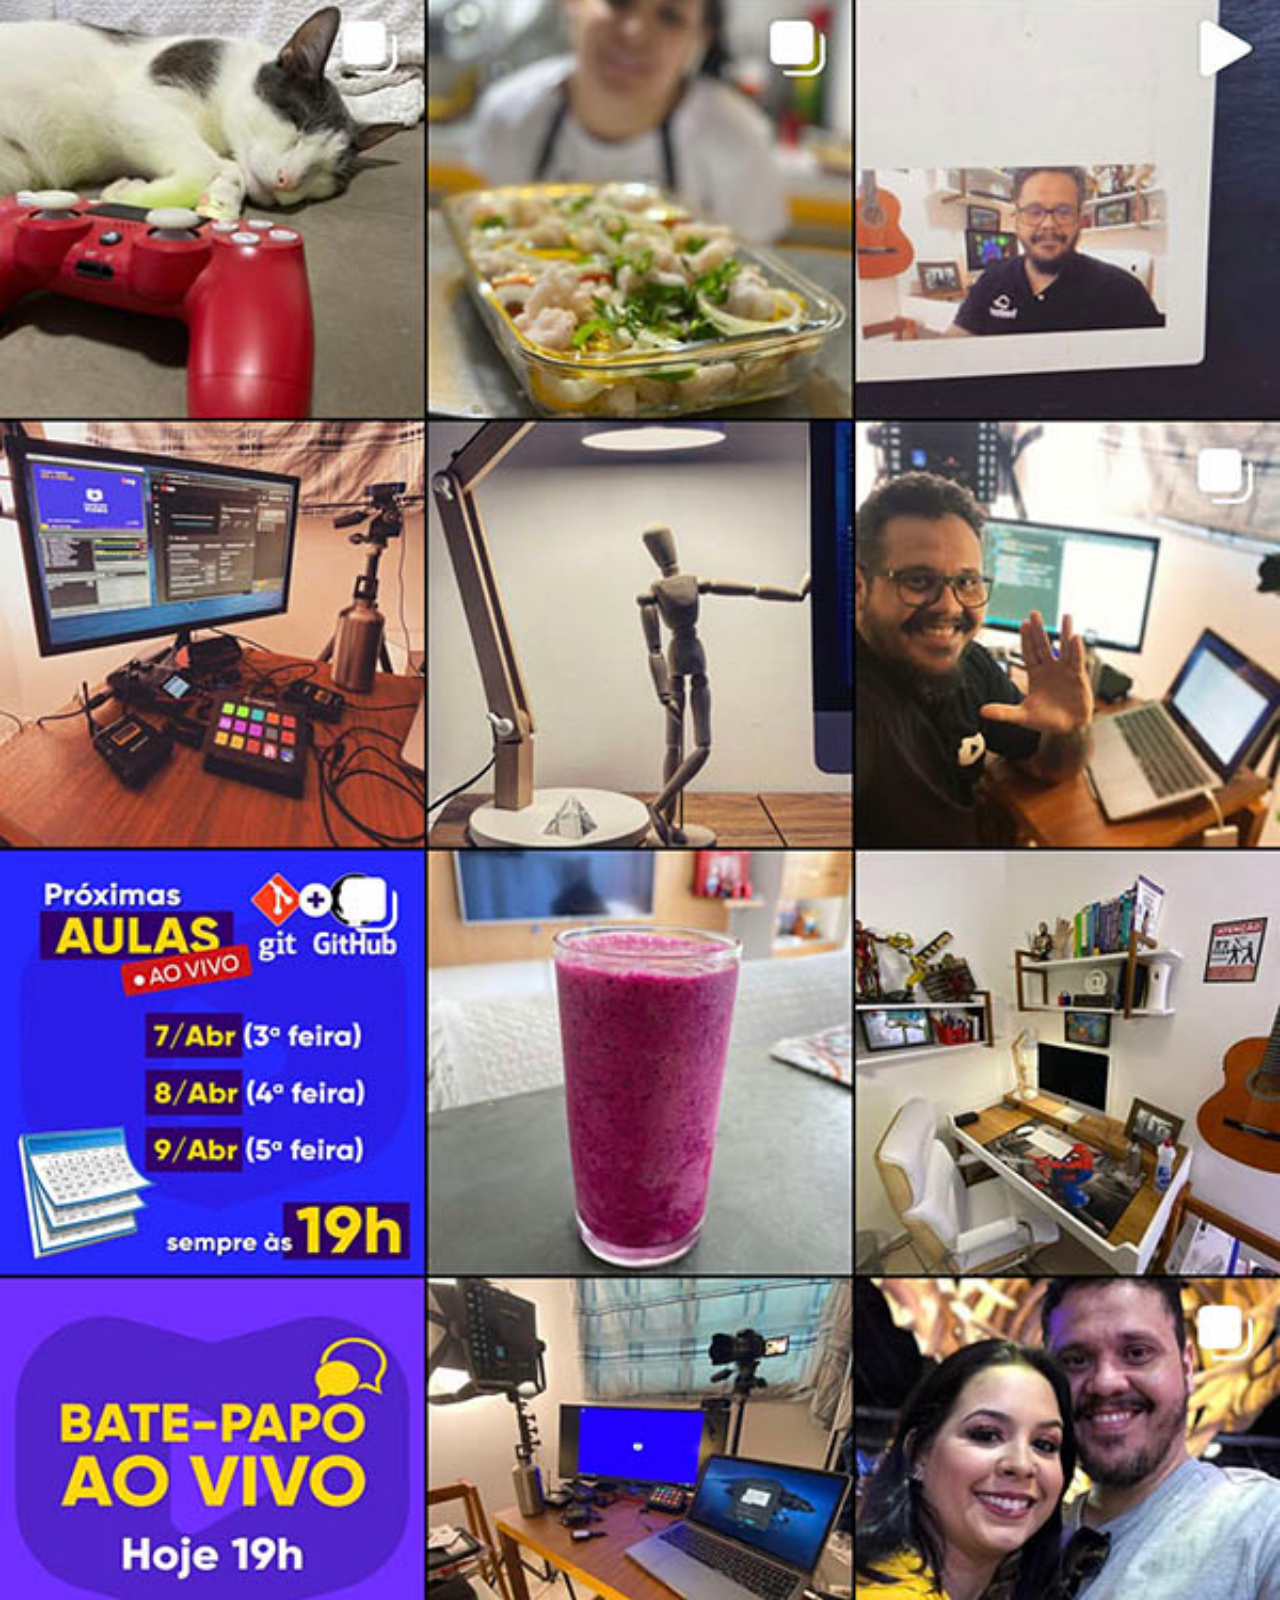
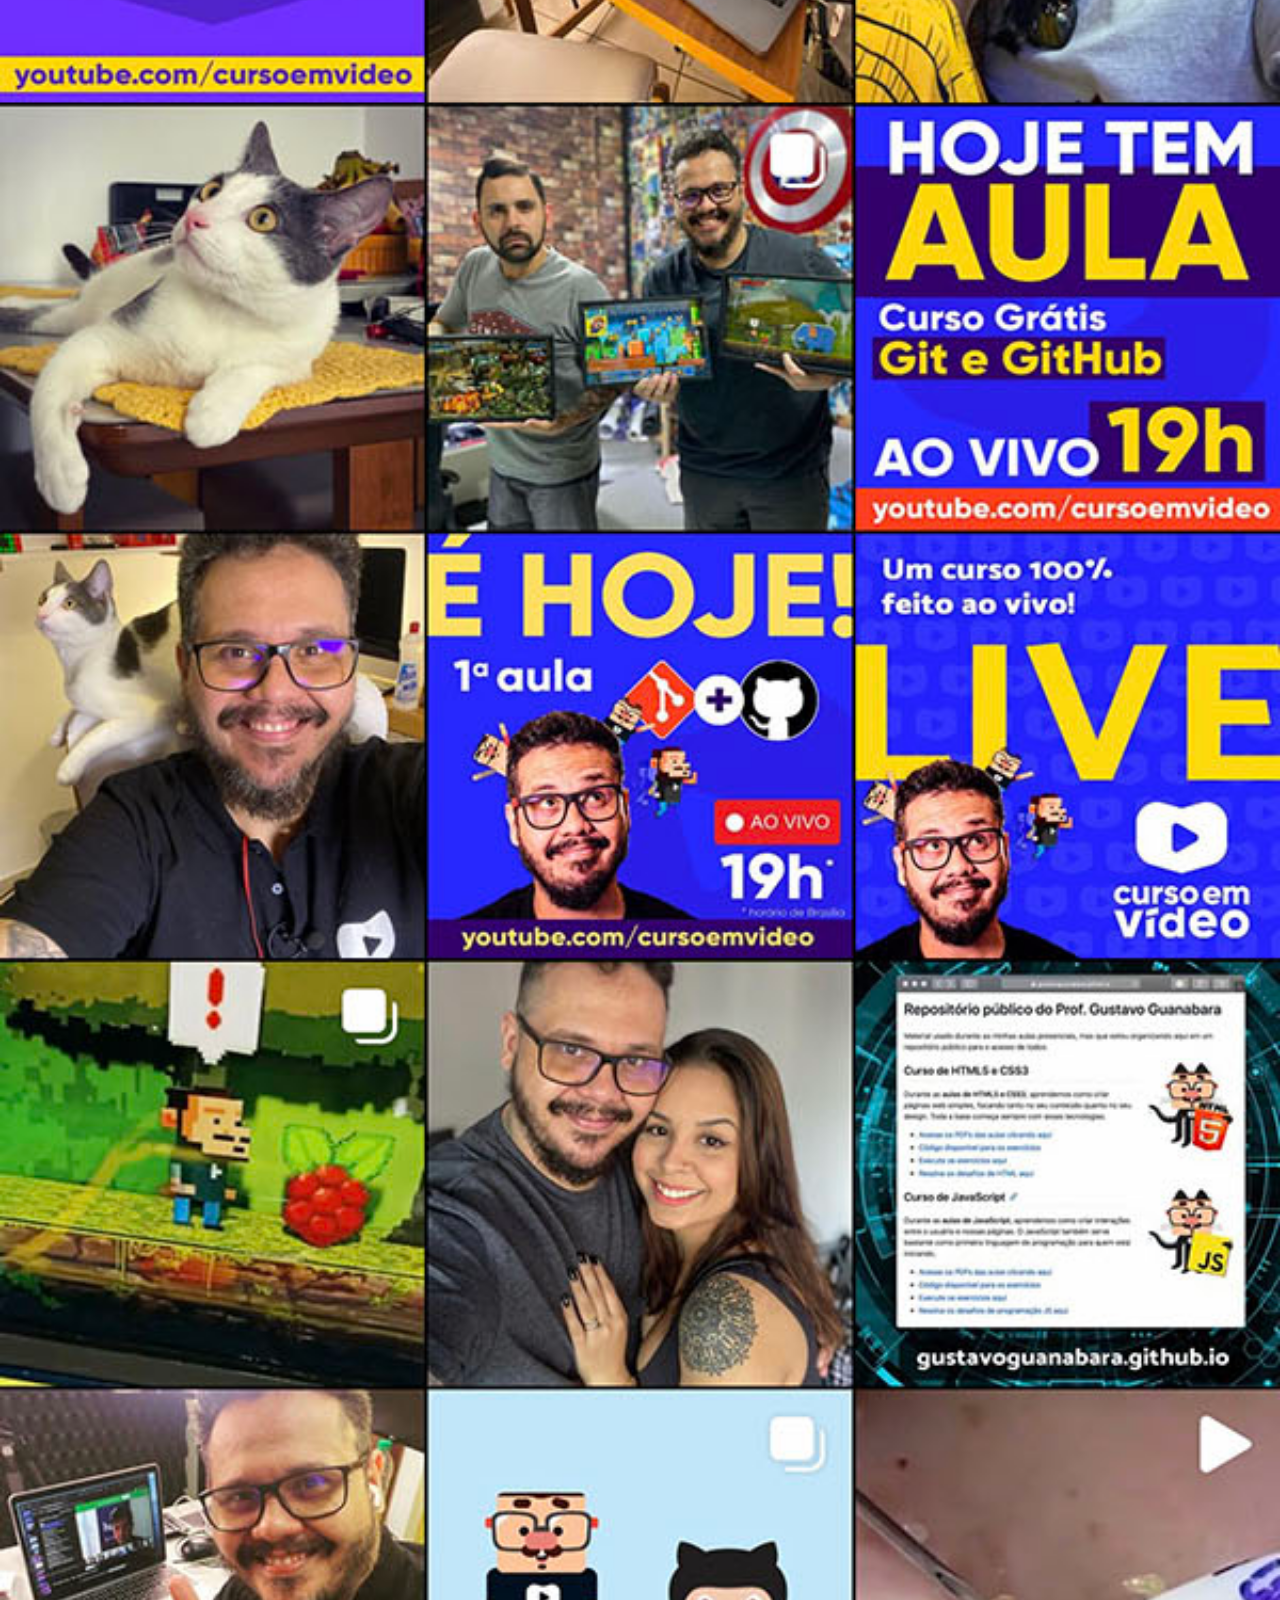
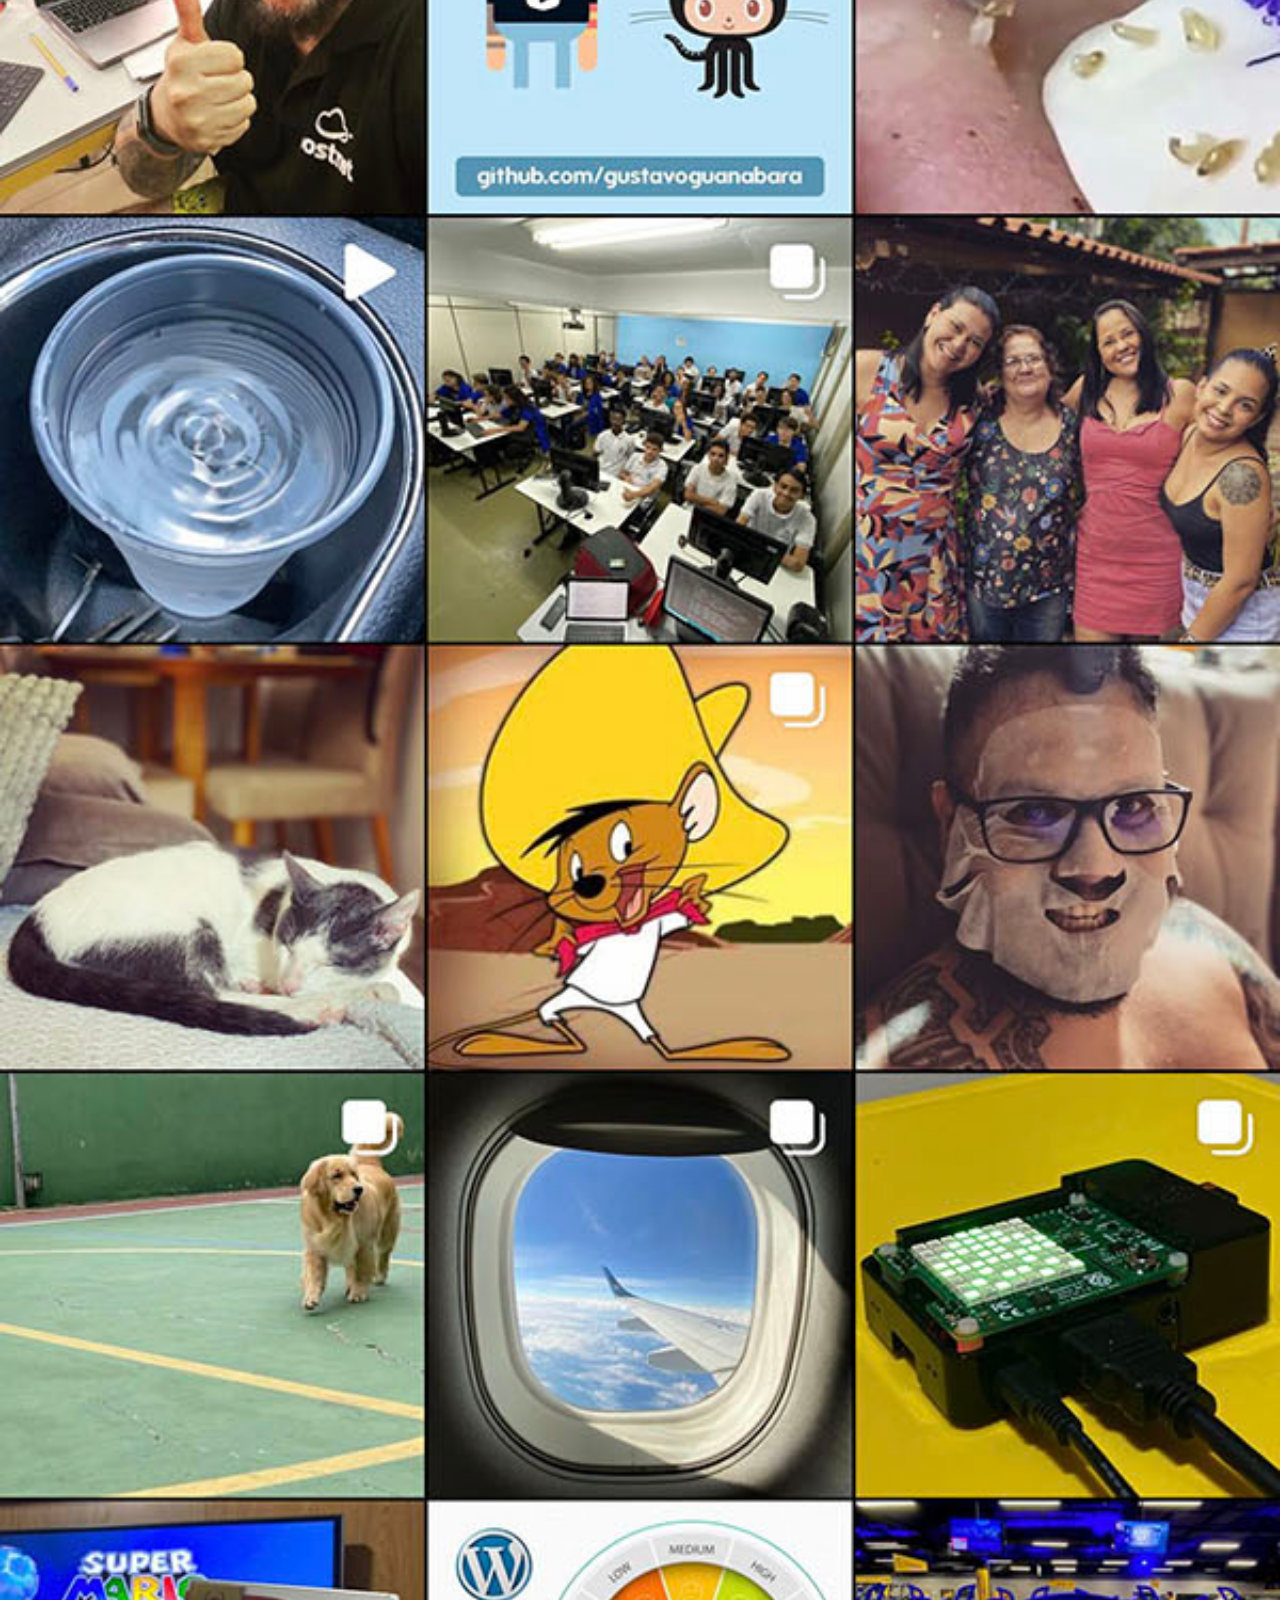
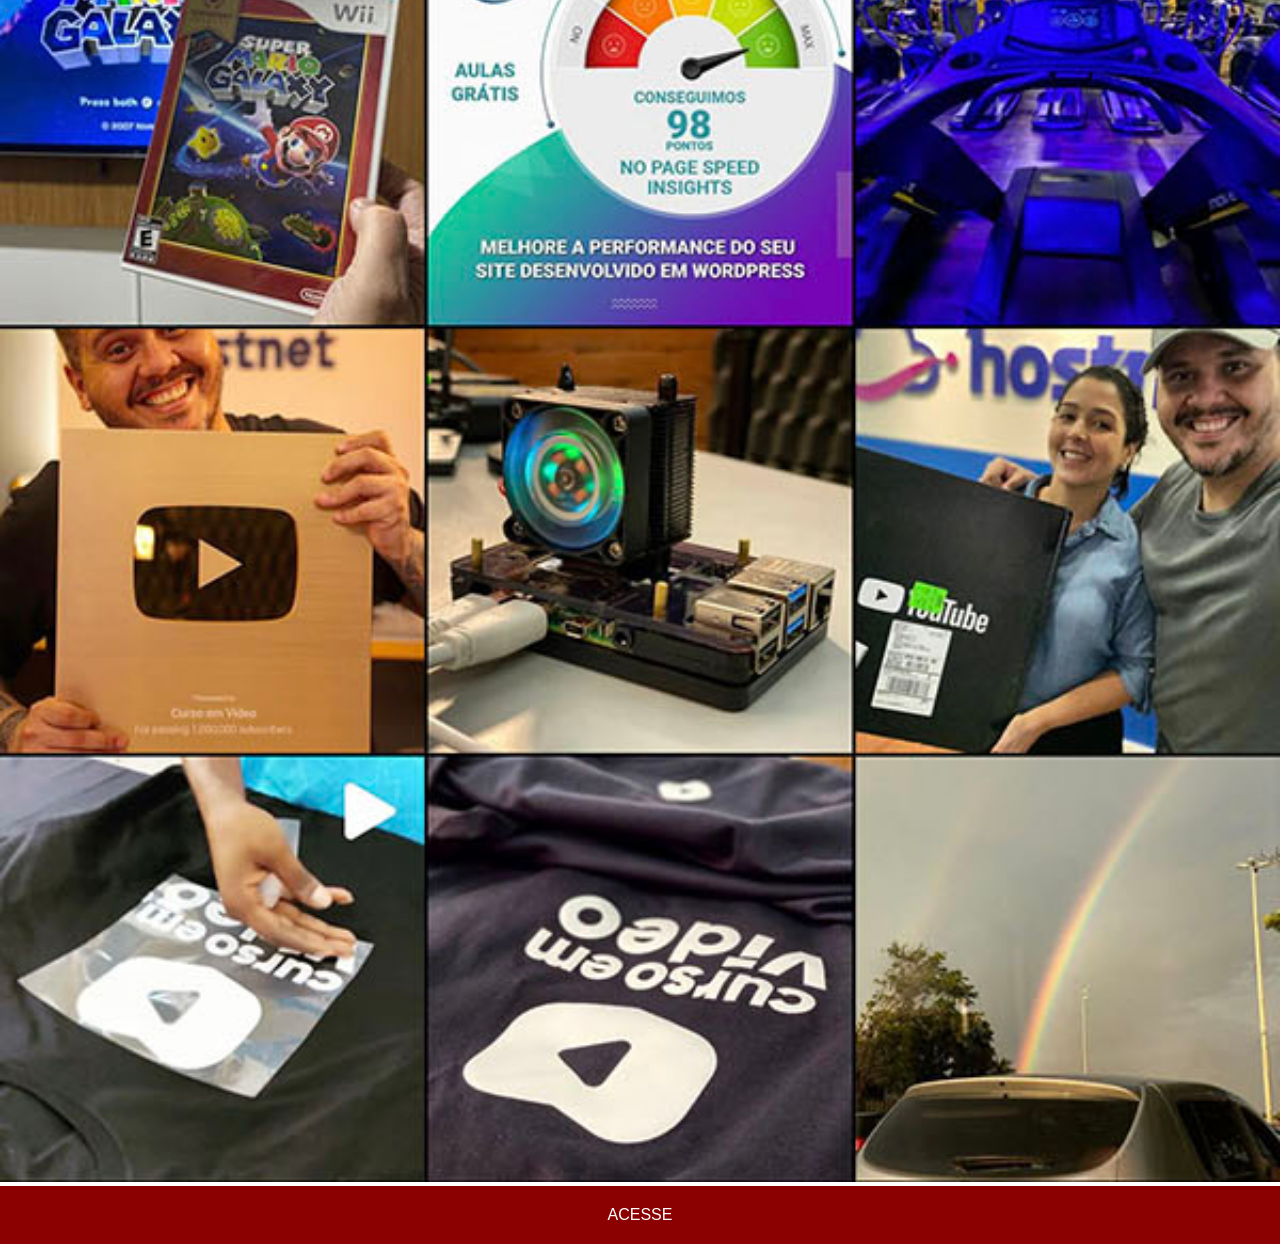
<file: instagram.html>
<!DOCTYPE html>
<html lang="en">
<head>
    <meta charset="UTF-8">
    <meta name="viewport" content="width=device-width, initial-scale=1.0">
    <title>Instagram</title>

<style>
    *{
        padding: 0px;
        margin: 0px;
        font-family: Arial, Helvetica, sans-serif;
    }

    img{
        width: 100vw;
    }

    a{
        background-color: darkred;
        color: white;
        text-align: center;
        text-decoration: none;
        font-size: bold;
        padding: 20px;
        display: block;
    }

    ::-webkit-scrollbar{
        width: 0px;
        height: 0px;
    }

</style>

</head>
<body>
    <img src="imagens/tela-instagram.jpg" alt="Instagram"><a href="https://www.instagram.com" target="_blank">ACESSE</a>
</body>
</html>
</file>
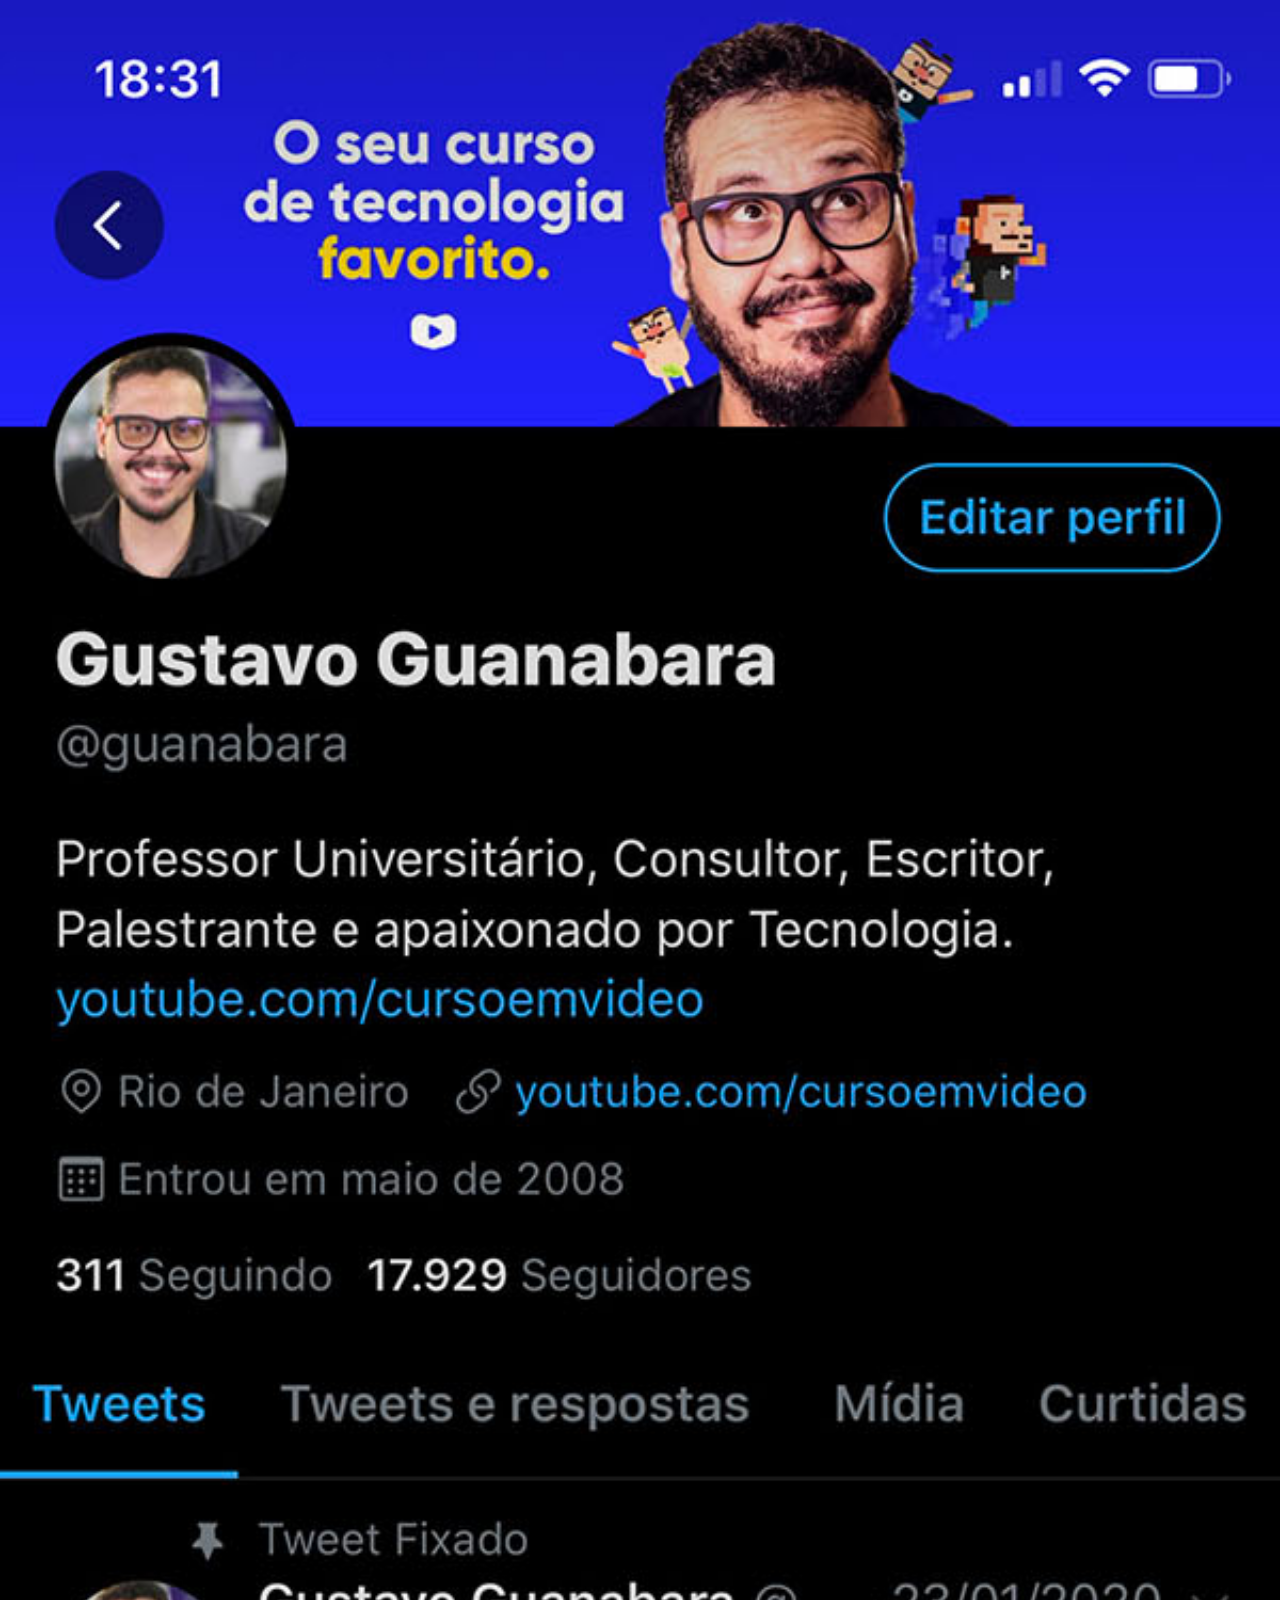
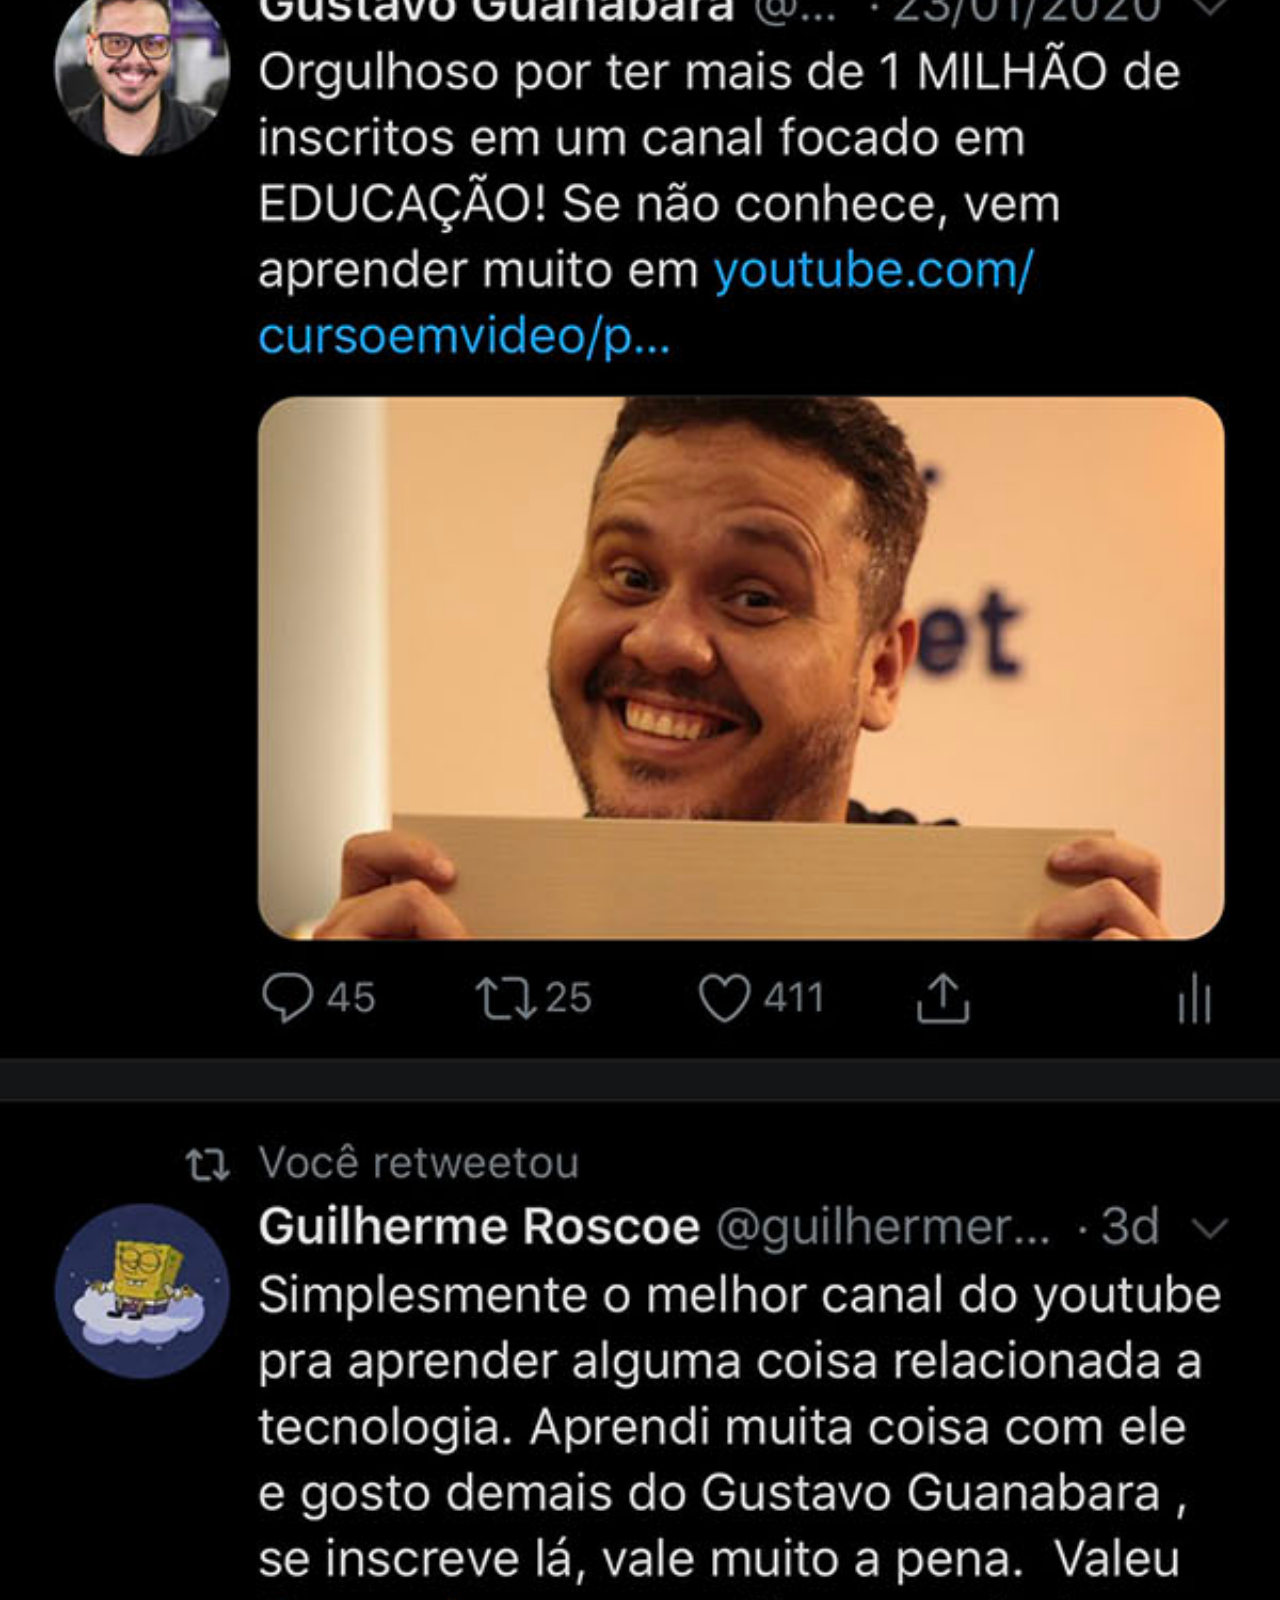
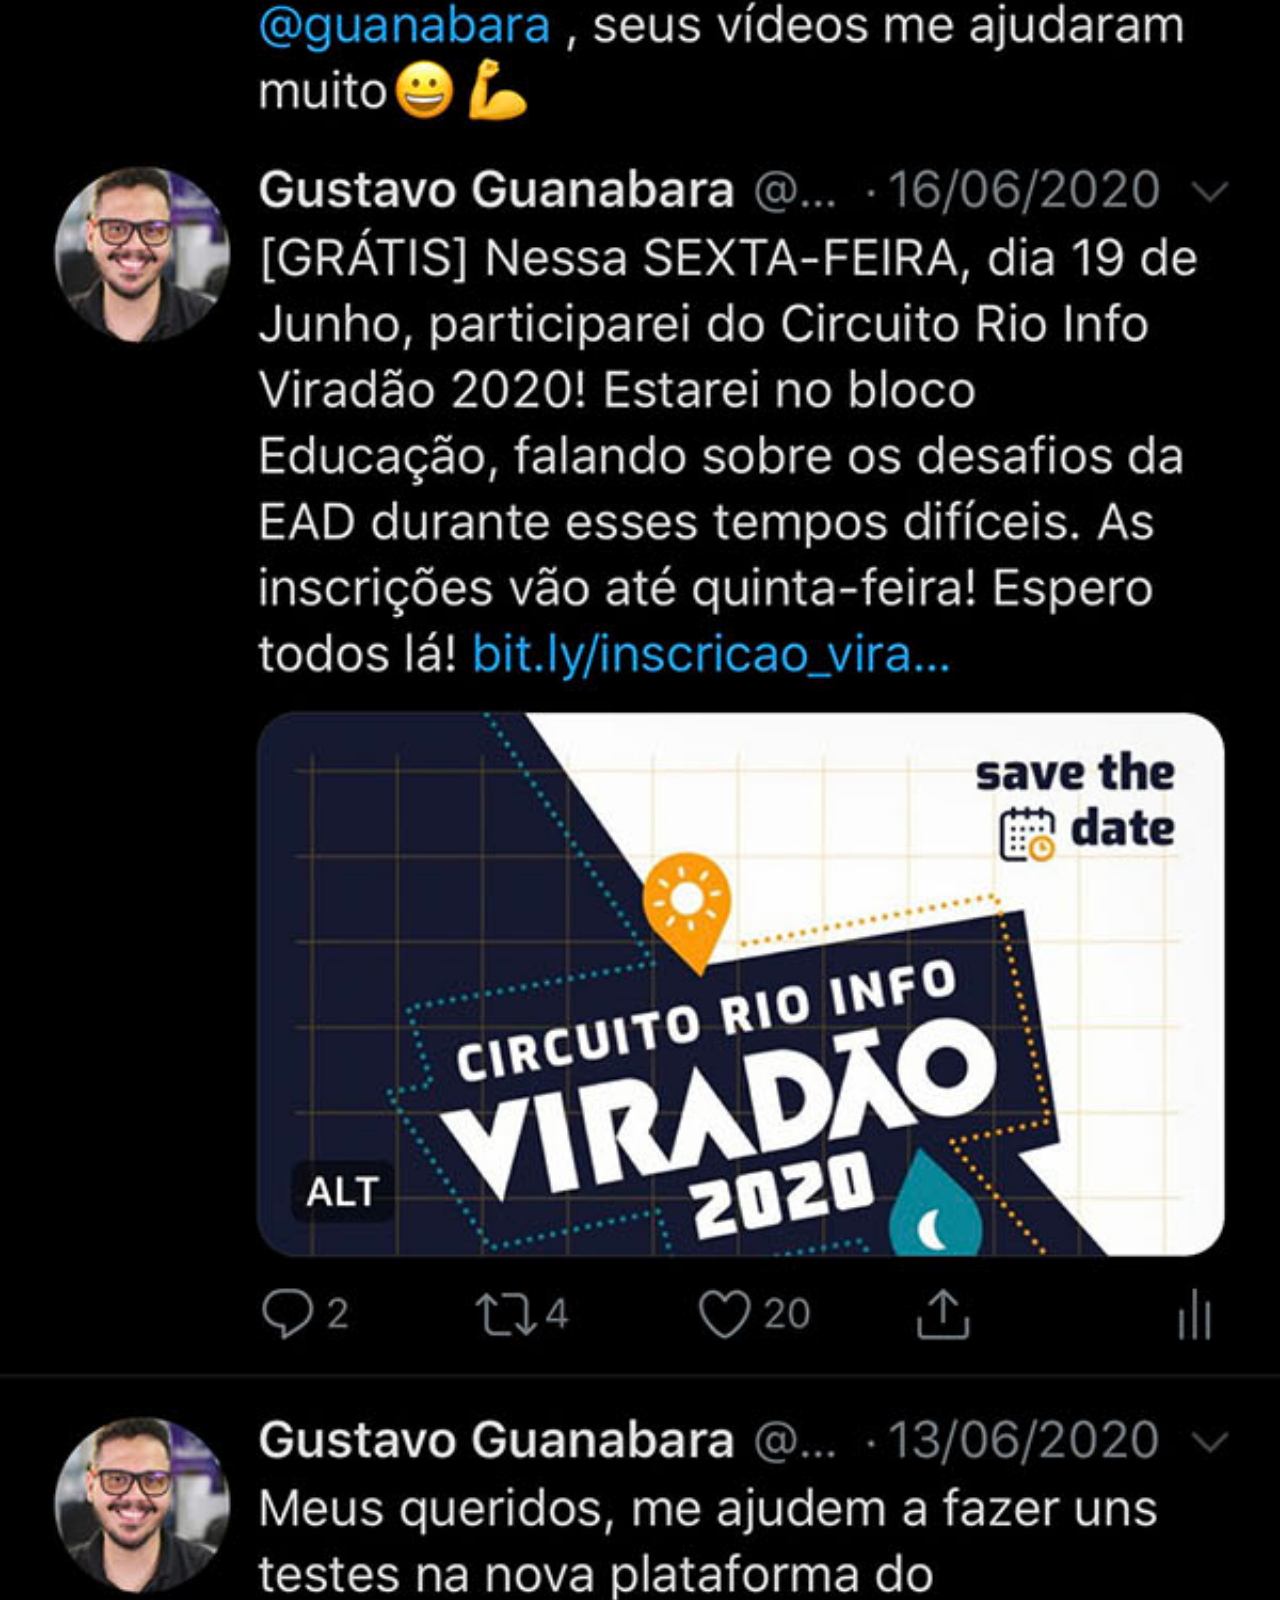
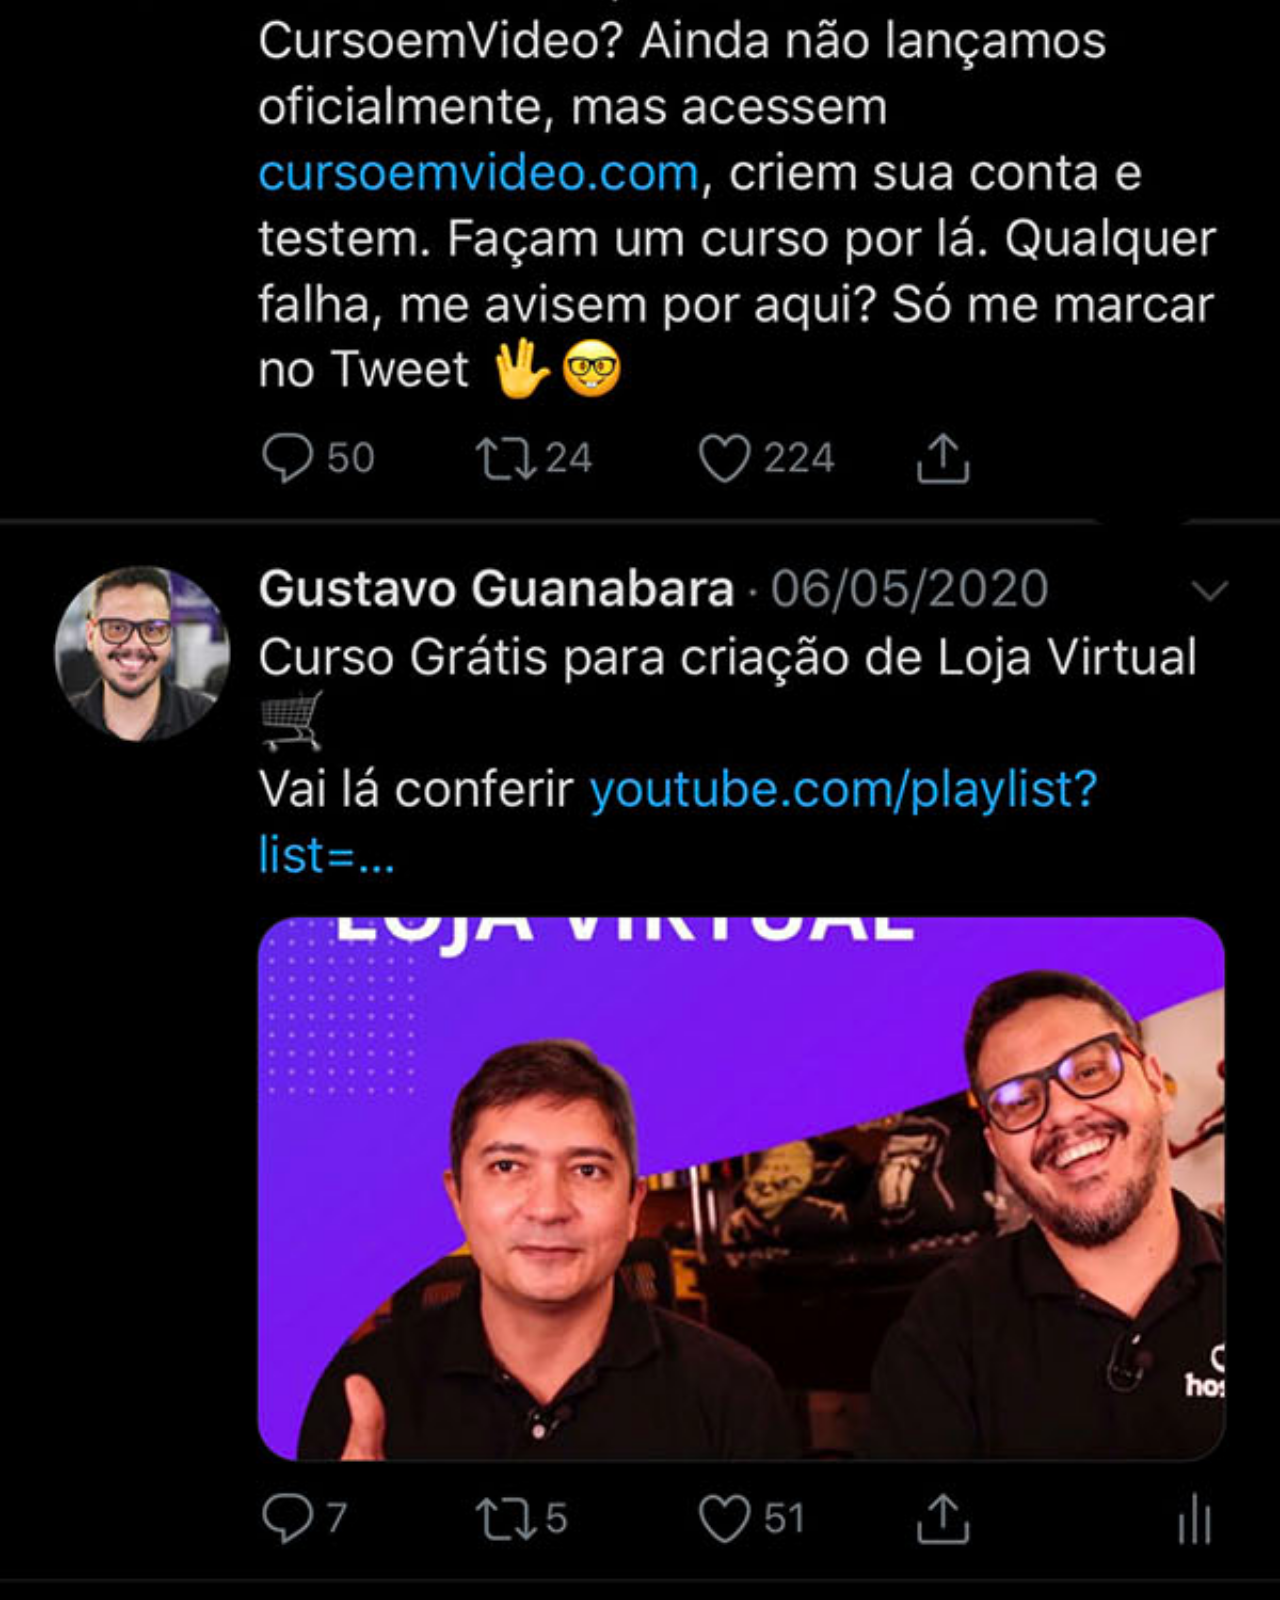
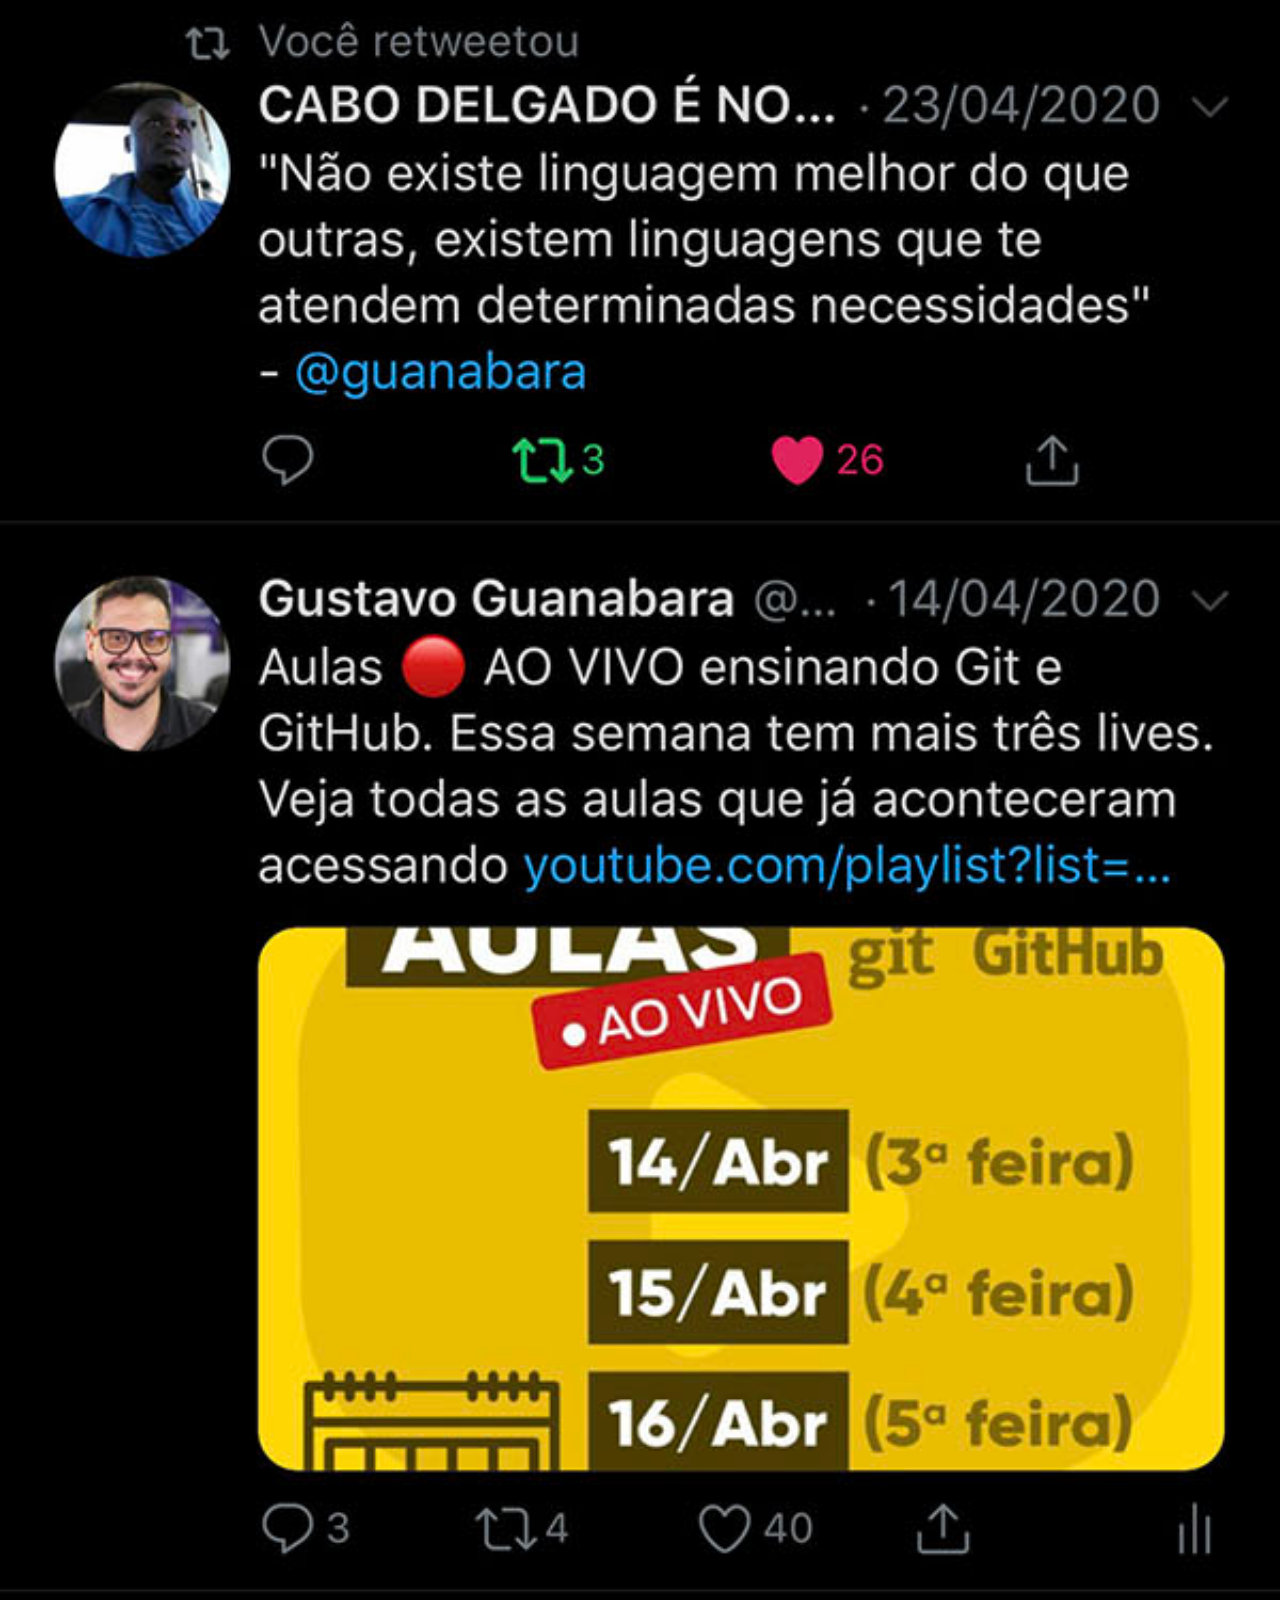
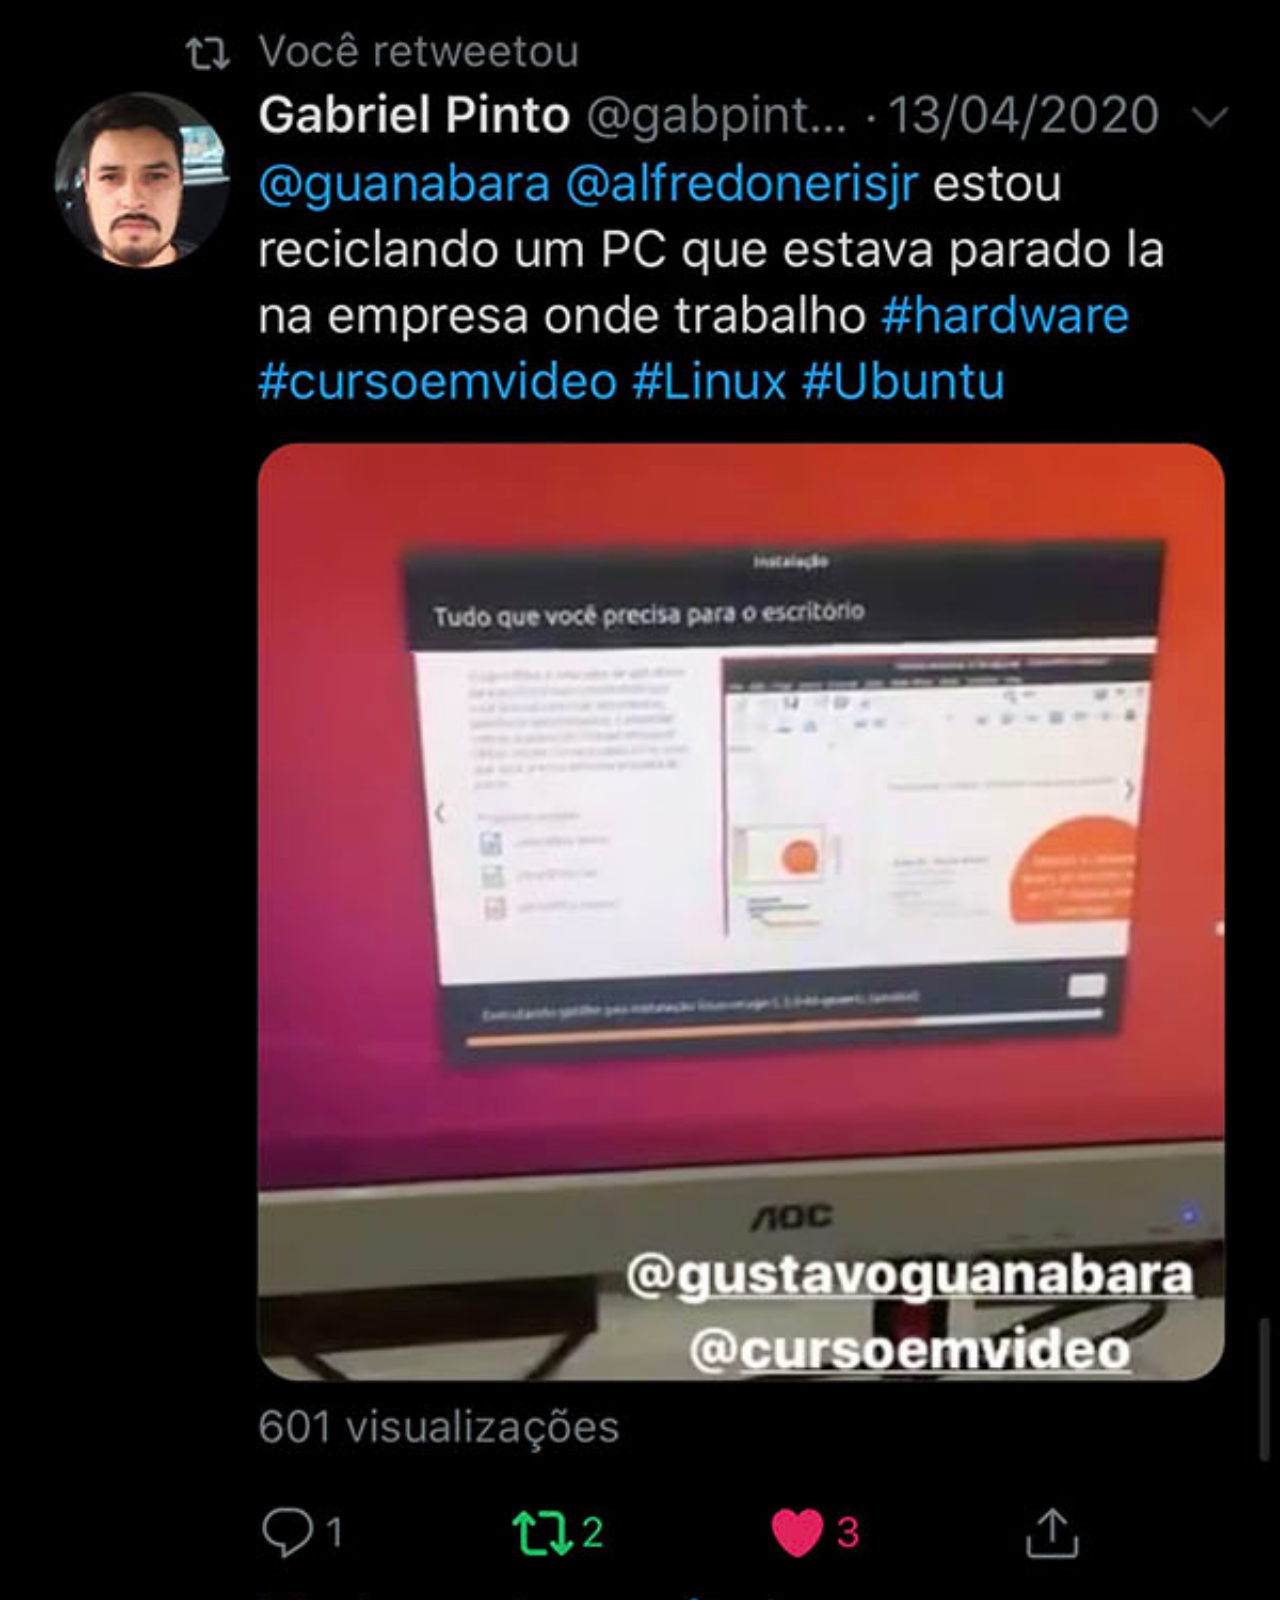
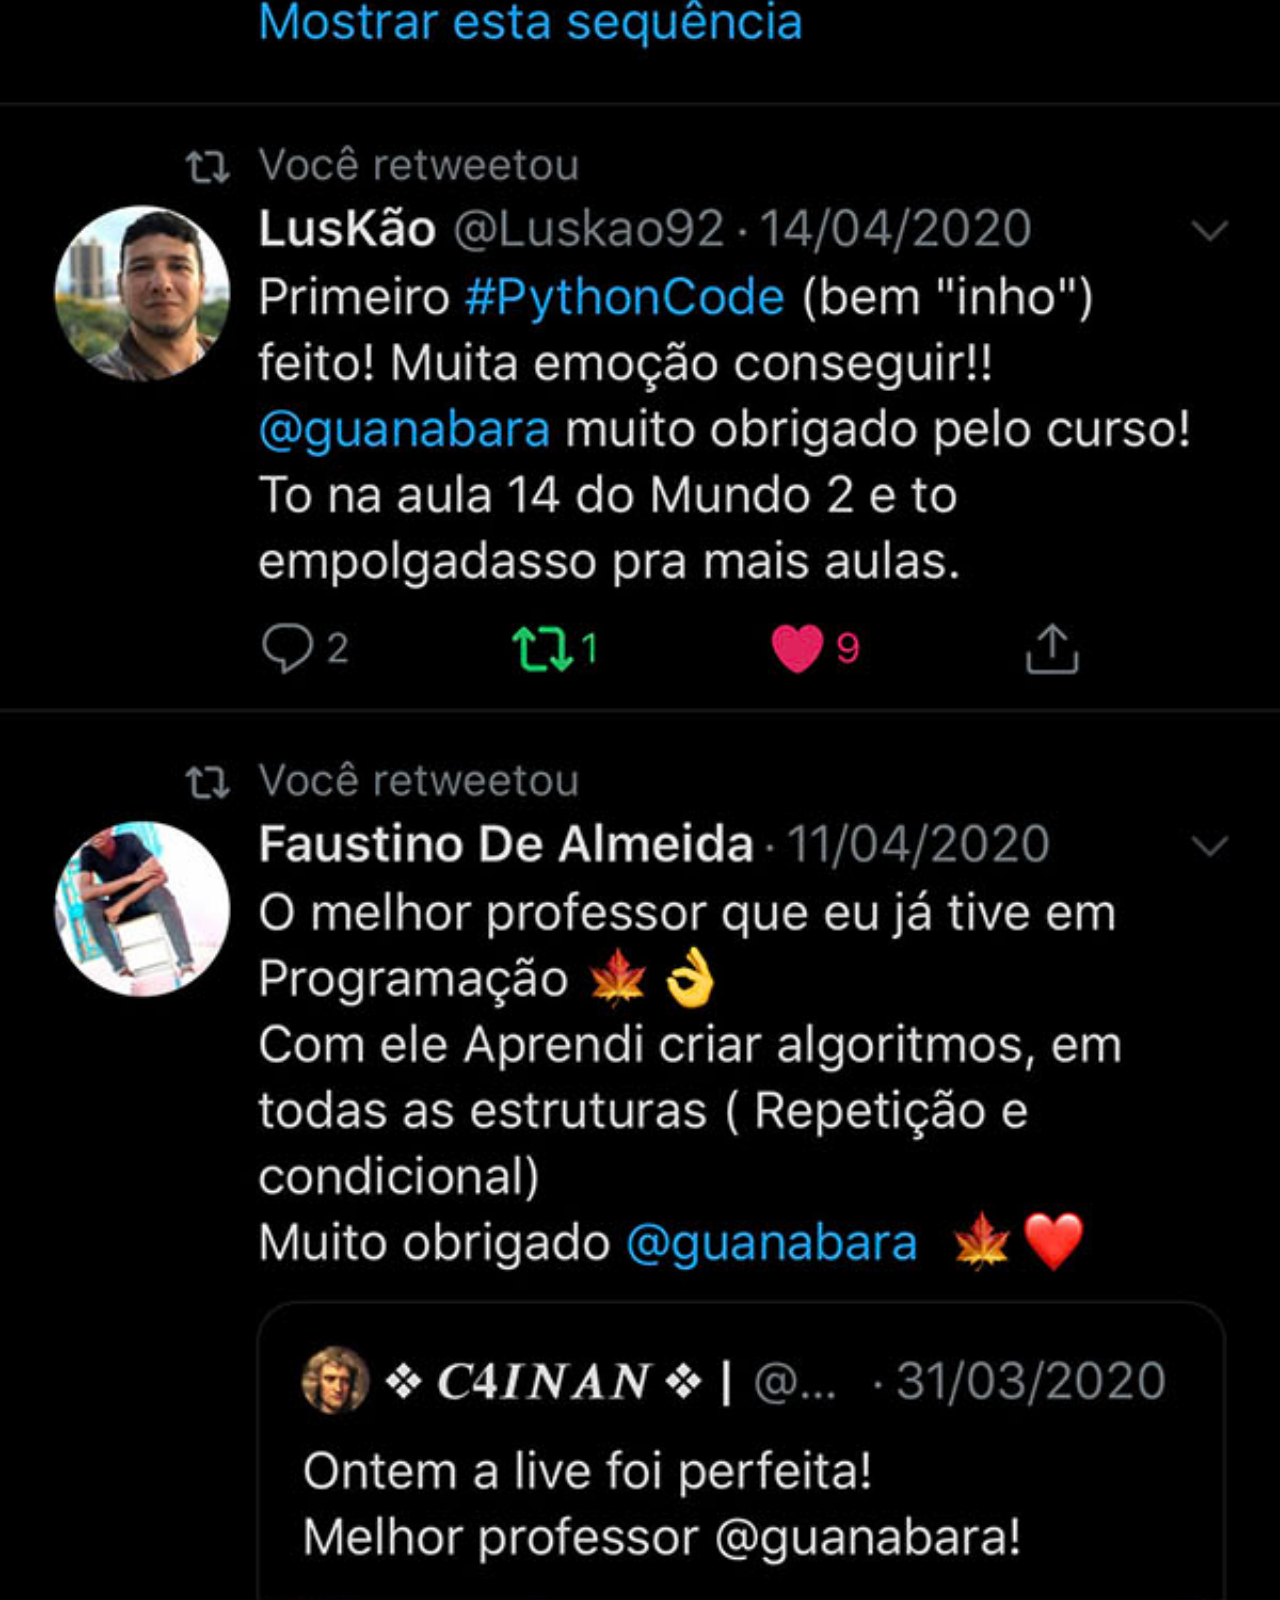
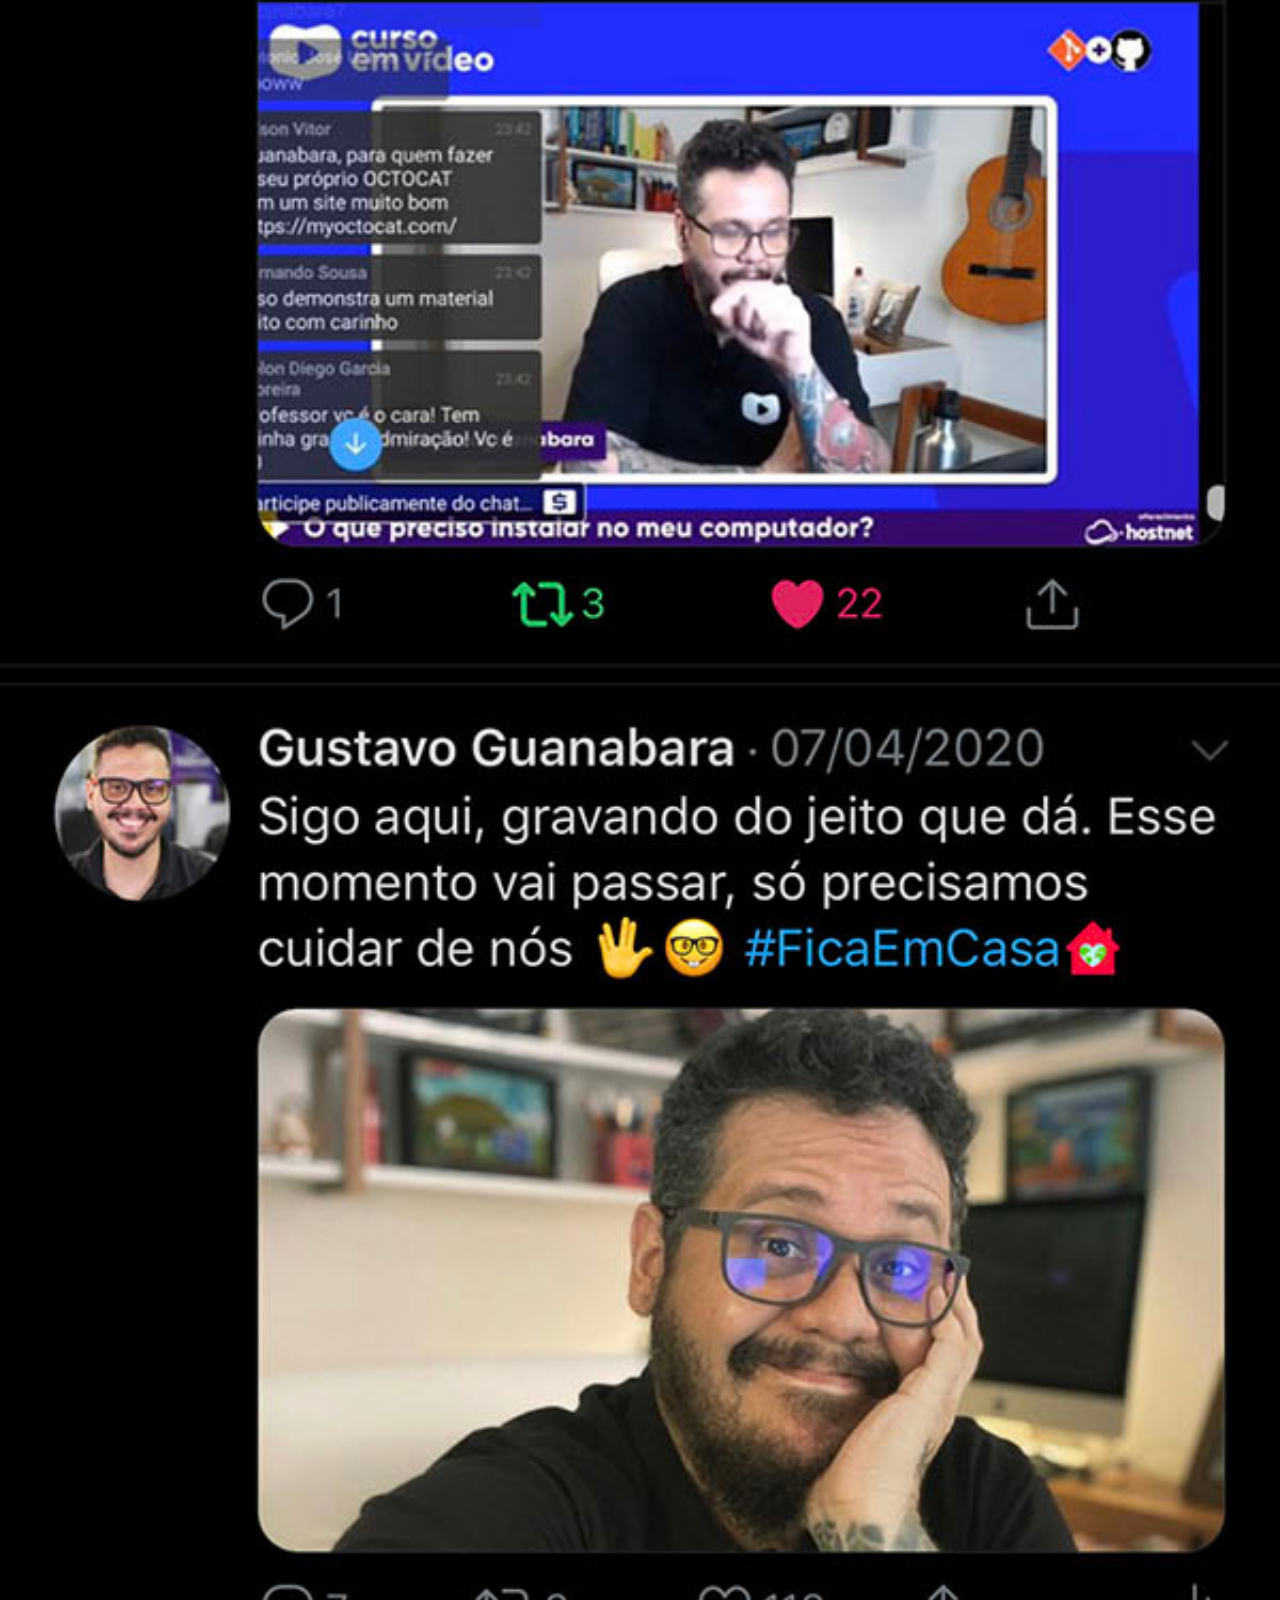
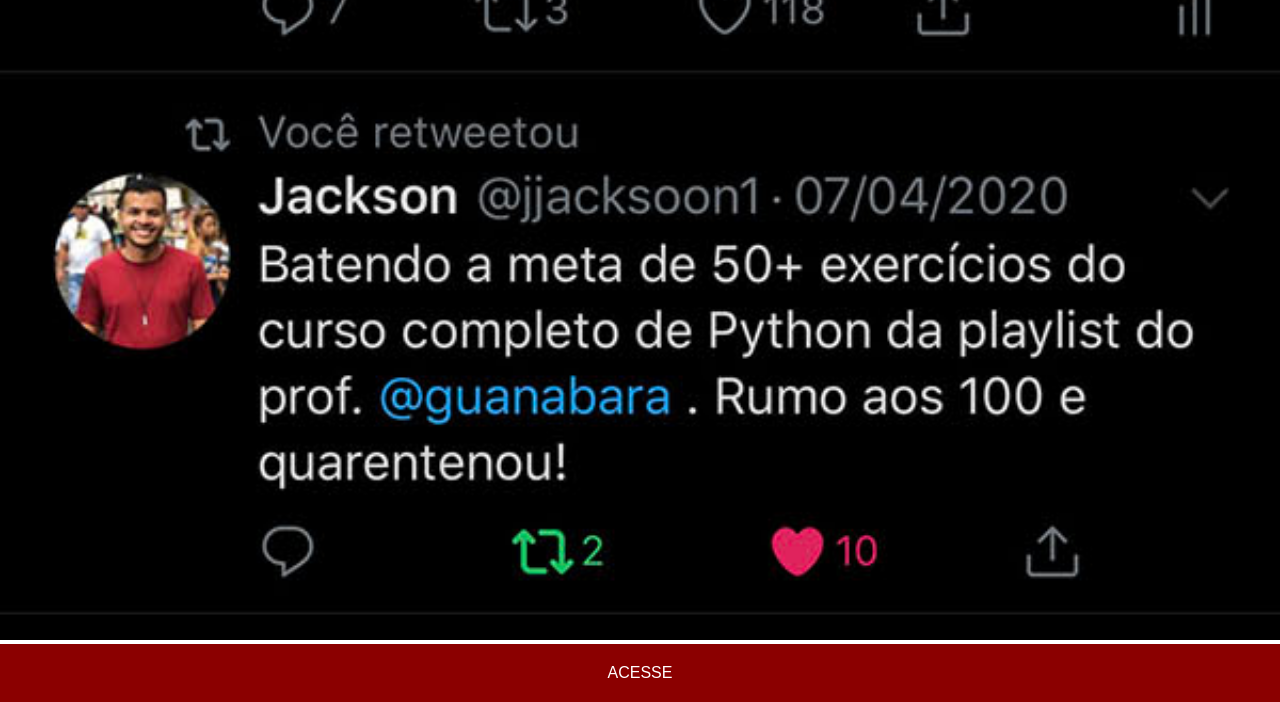
<file: twitter.html>
<!DOCTYPE html>
<html lang="pt-br">
<head>
    <meta charset="UTF-8">
    <meta name="viewport" content="width=device-width, initial-scale=1.0">
    <title>Twitter</title>

    <style>
        *{
            padding: 0px;
            margin: 0px;
            font-family: Arial, Helvetica, sans-serif;
        }        

        img{
            width: 100vw;
        }

        a{
            background-color: darkred;
            color: white;
            text-align: center;
            text-decoration: none;
            display: block;
            padding: 20px;
        }

        ::-webkit-scrollbar{
            width: 0px;
            height: 0px;
        }
    </style>
</head>
<body>
    <img src="imagens/tela-twitter.jpg" alt="Twitter"> <a href="https://www.x.com" target="_blank">ACESSE</a>
</body>
</html>
</file>
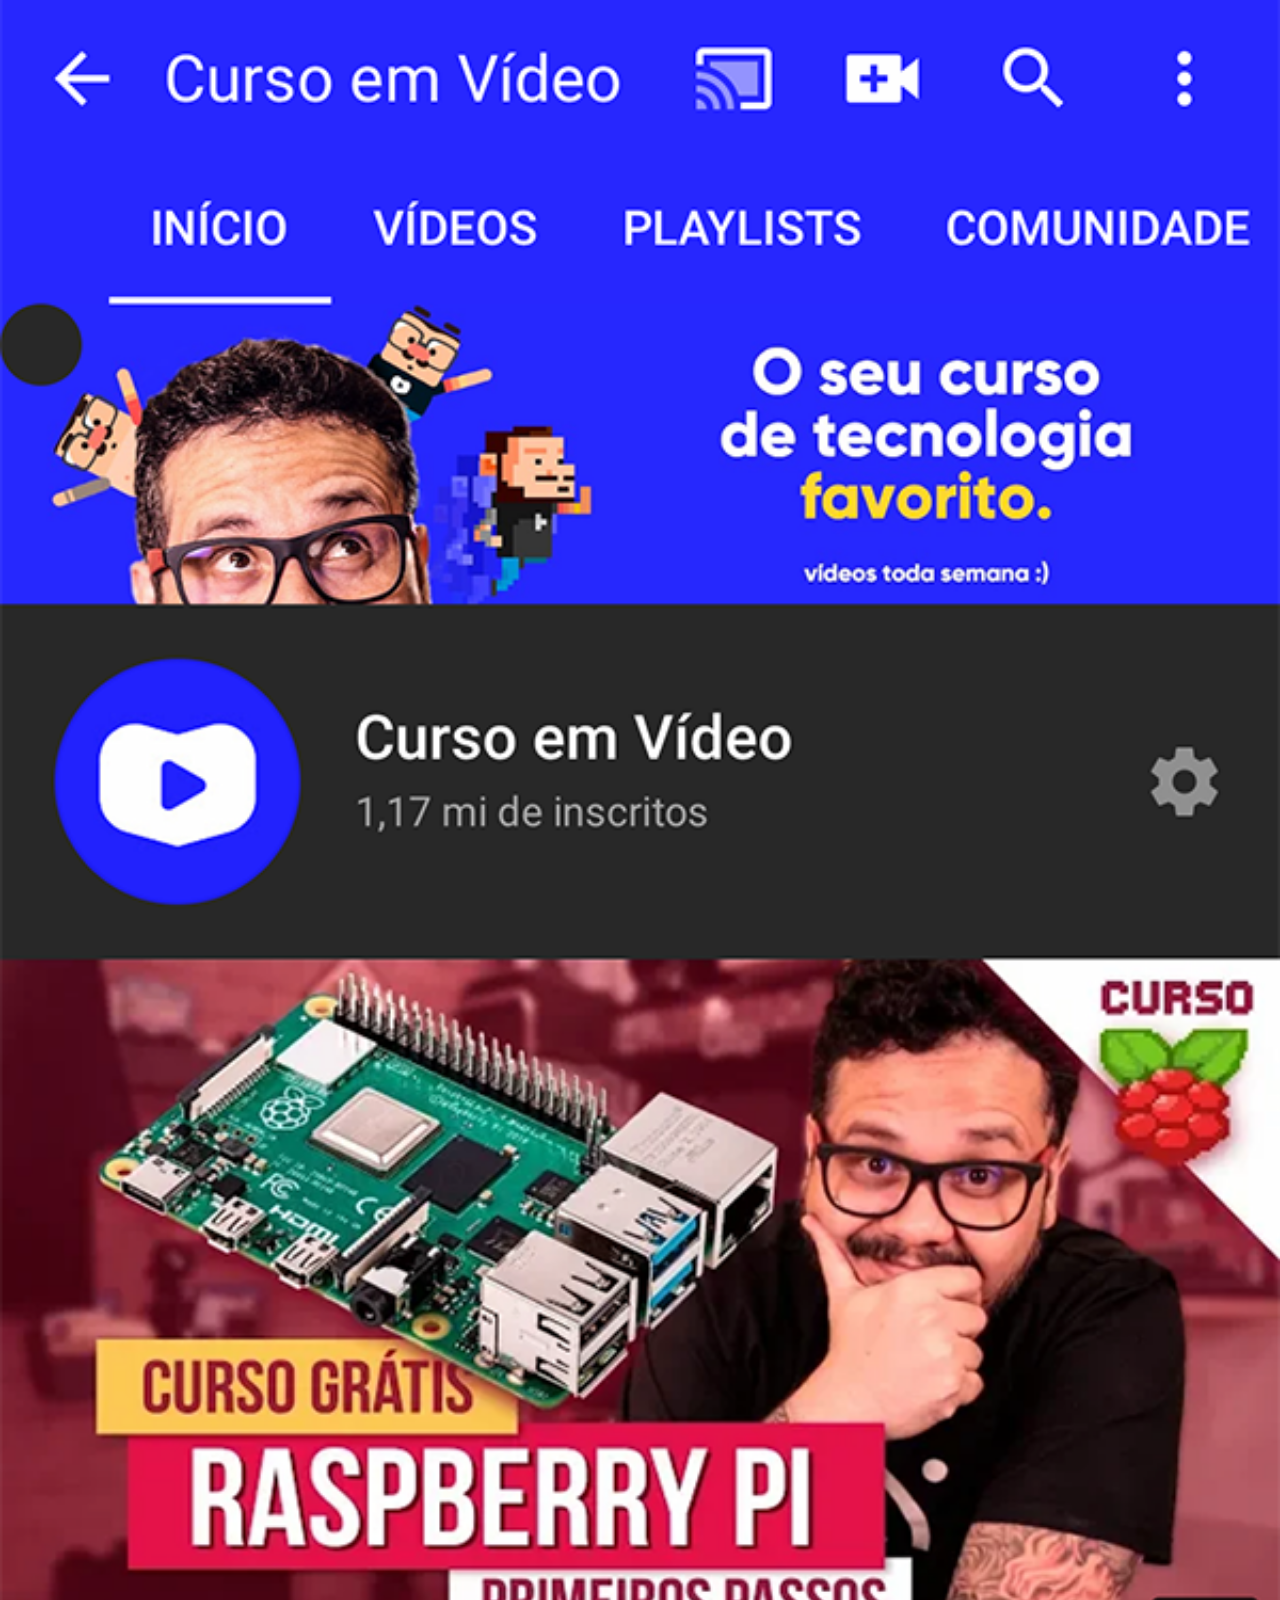
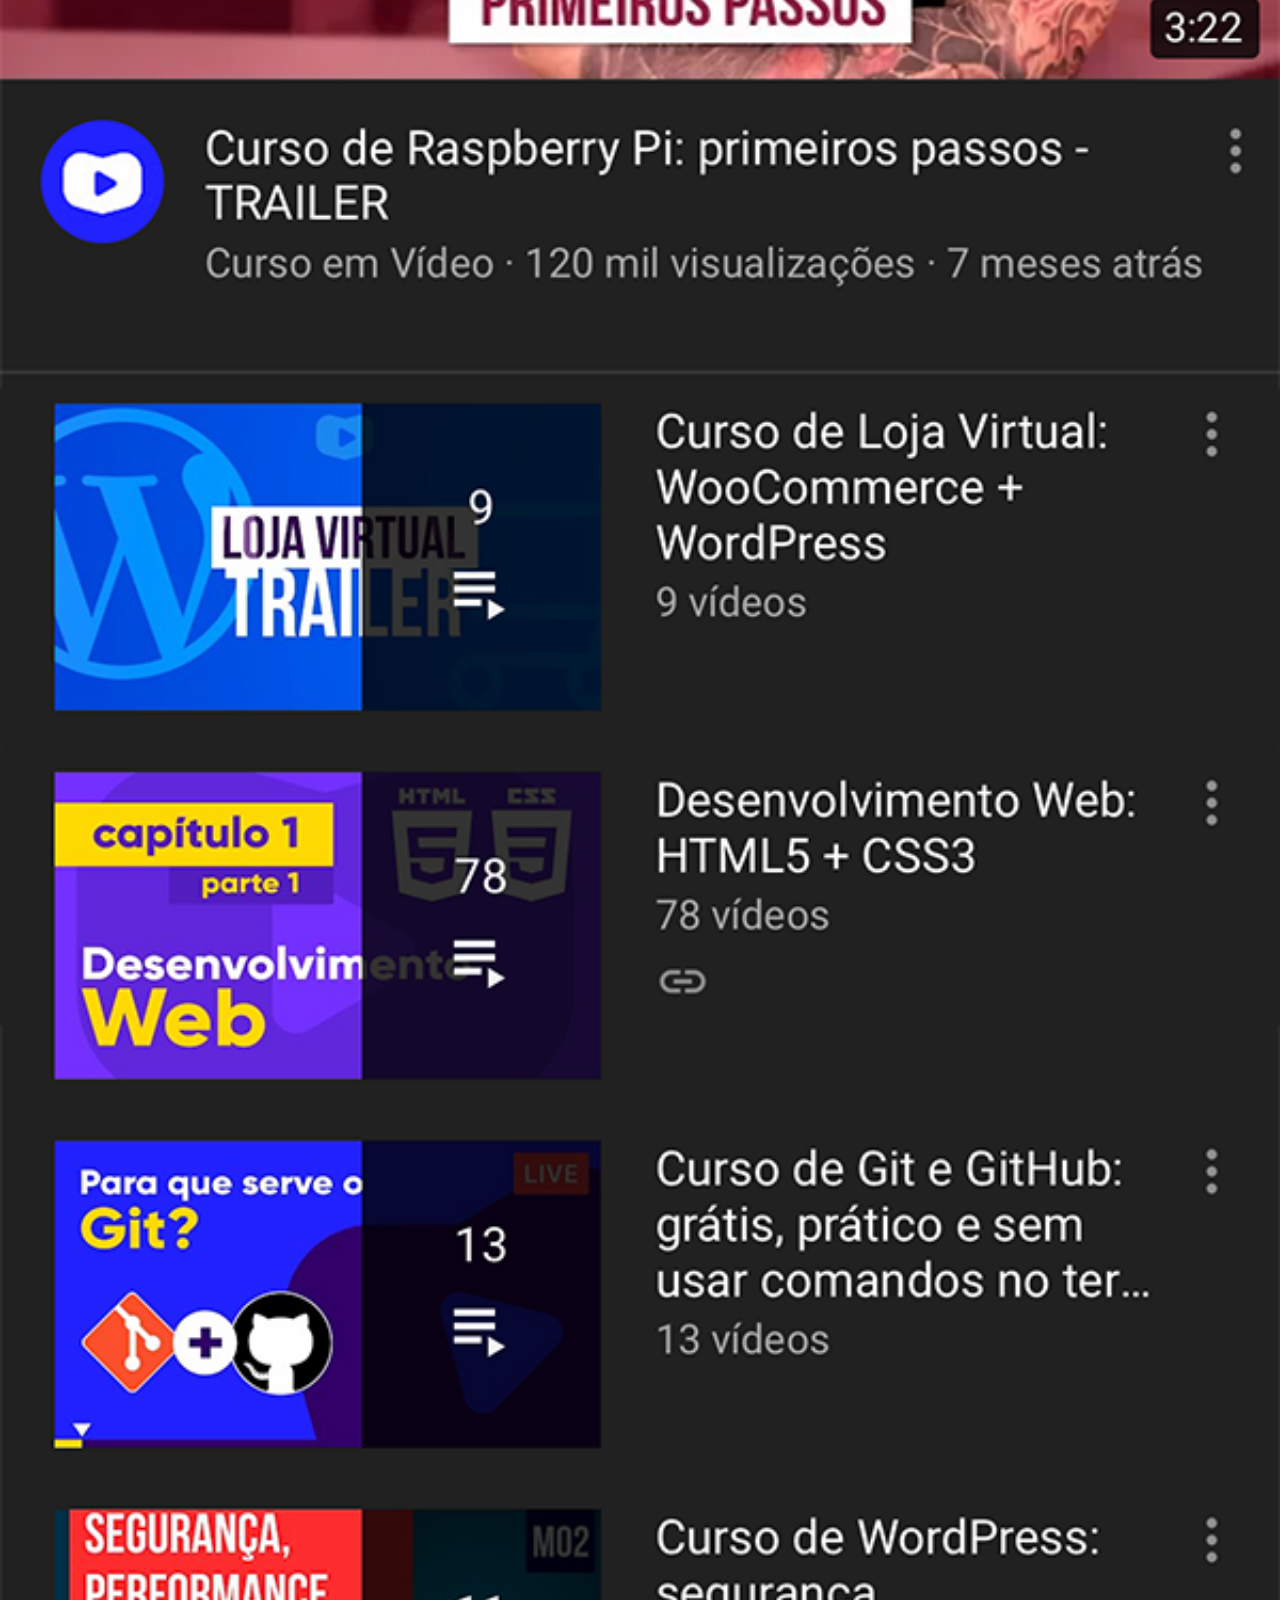
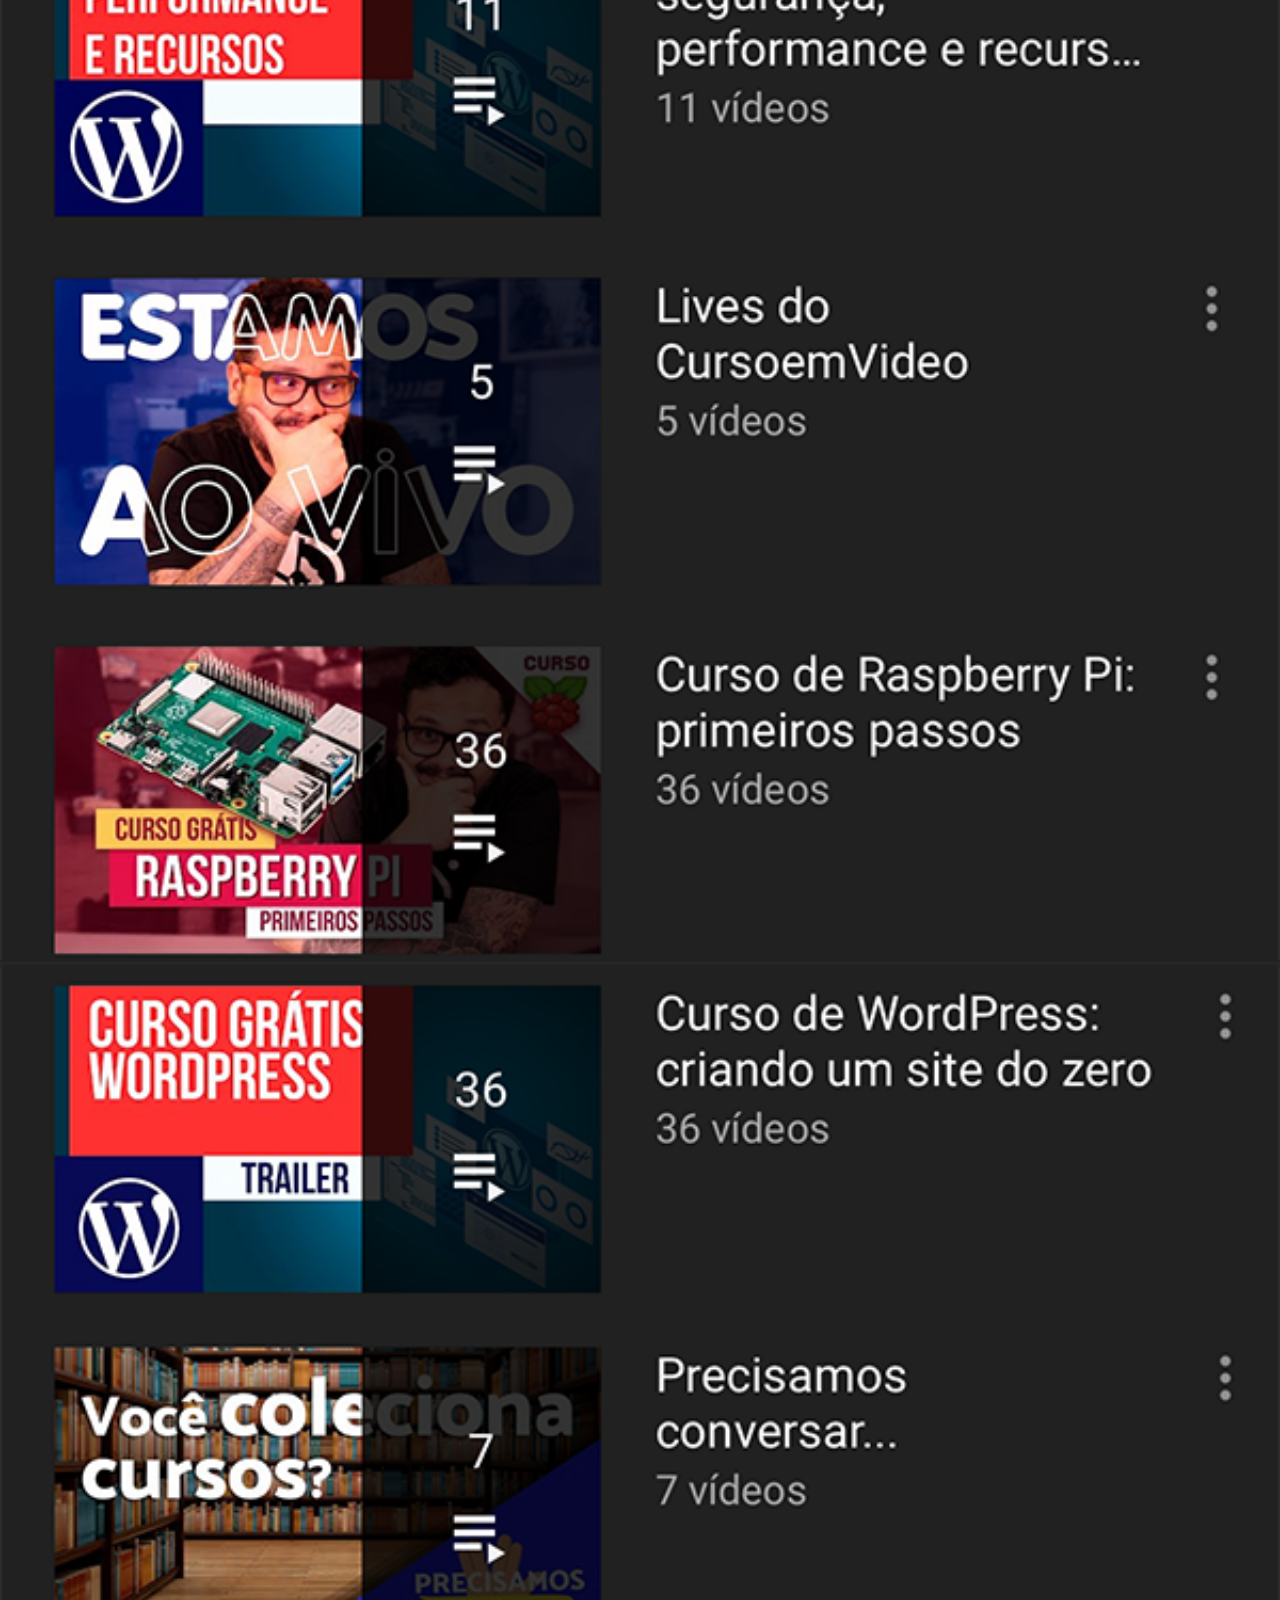
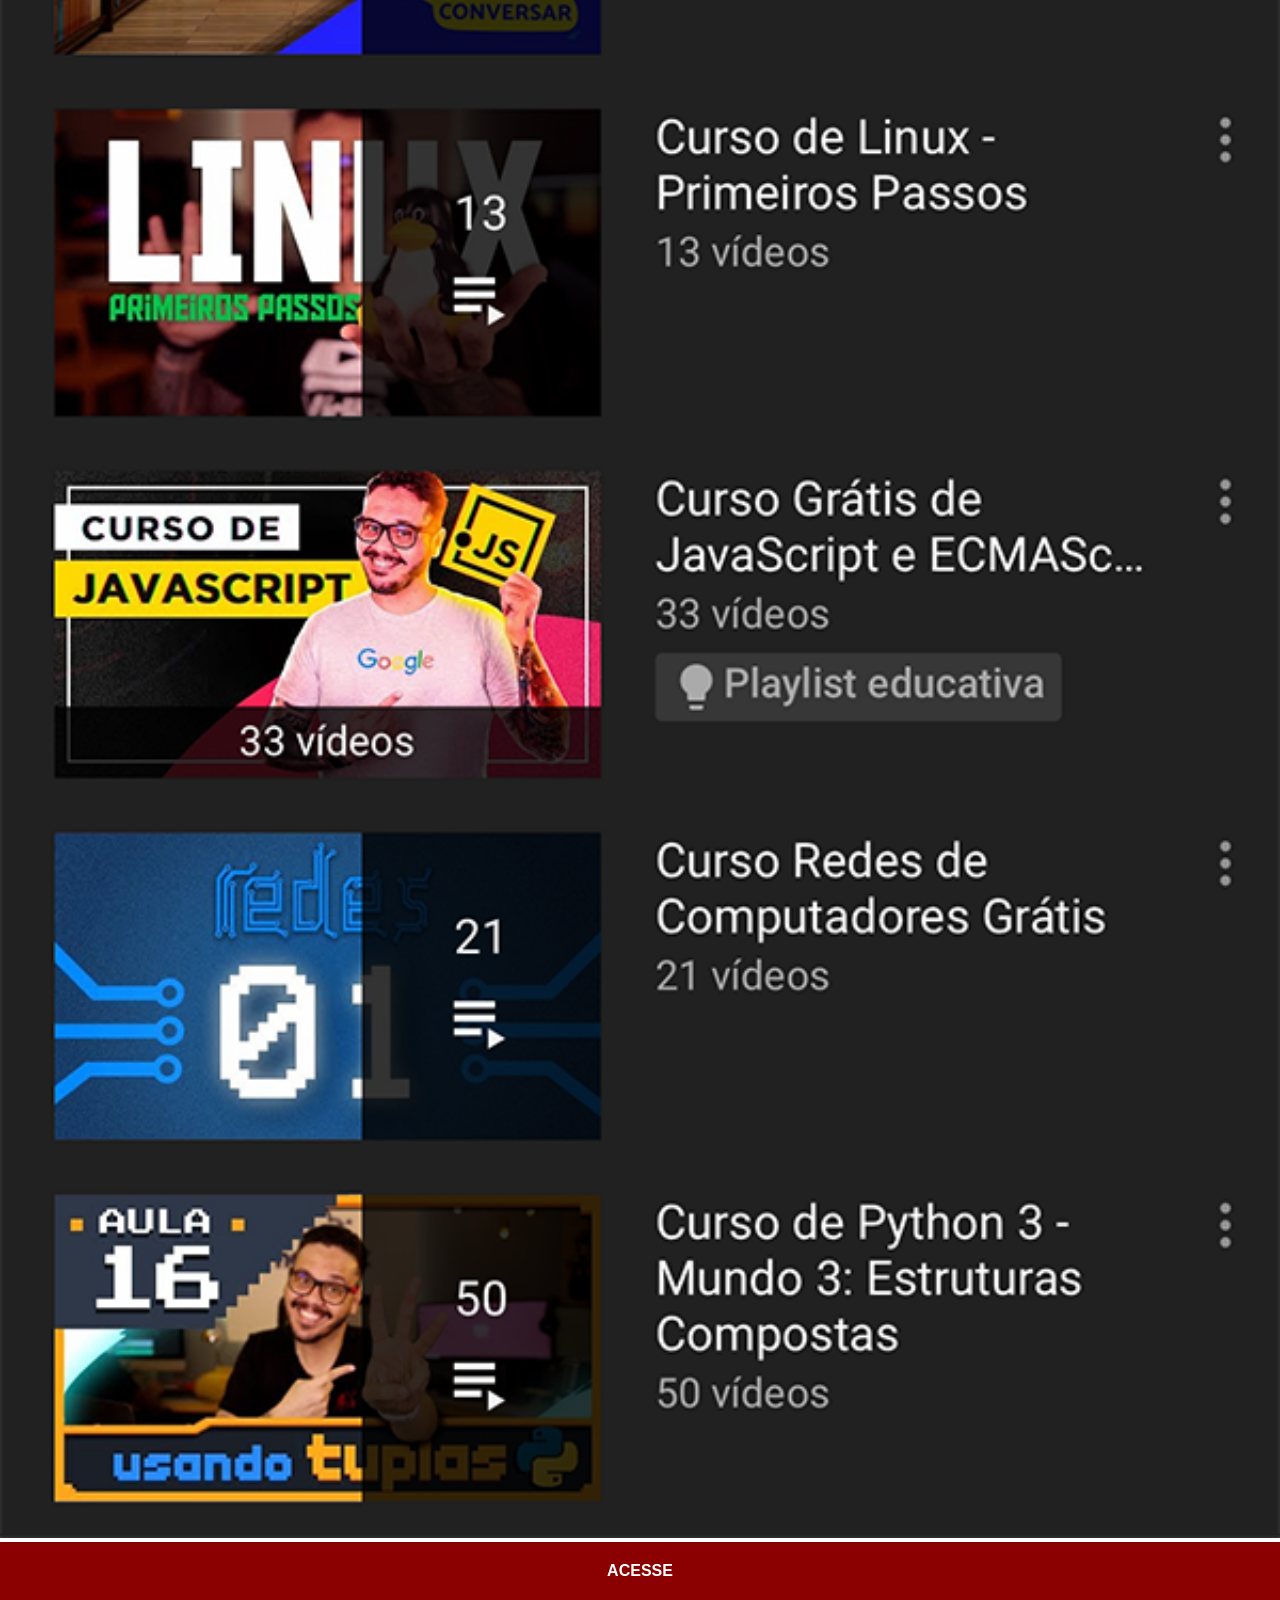
<file: youtube.html>
<!DOCTYPE html>
<html lang="pt-br">
<head>
    <meta charset="UTF-8">
    <meta name="viewport" content="width=device-width, initial-scale=1.0">
    <title>YouTube</title>

    <style>
        *{
            margin: 0px;
            padding: 0px;
            font-family: Arial, Helvetica, sans-serif;
        }

        ::-webkit-scrollbar{ /*pra sumir a barra de rolagem*/
            width: 0px;
            height: 0px;
        }

        img{
            width: 100vw;
        }

        a{
            display: block;
            background-color: darkred;
            color: white;
            padding: 20px;
            text-align: center;
            font-weight: bold;
            text-decoration: none;
        }
    </style>
</head>
<body>
    <img src="imagens/tela-youtube.png" alt="YouTube"><a href="https://www.youtube.com/user/cursoemvideo/playlists" target="_blank">ACESSE</a>
</body>
</html>
</file>
<file: estilos/style.css>
@charset "UTF-8";

*{
    margin: 0px;
    padding: 0px;
    font-family: Arial, Helvetica, sans-serif;
}

html, body{
    height: 100vh;
    width: 100vw;
    background-color: black;
}

body{
    background: url('../imagens/fundo-madeira.jpg') no-repeat top center;
    background-size: cover;
    background-attachment: fixed;
}

main{
    position: relative;
    height: 100vh;
}

section#telefone{
    position: absolute;
    top: 50%;
    left: 50%; /*assim, a vertice da img fica no meio*/
    transform: translate(-50%, -50%); /*assim a img toda fica no meio*/

    height: 627px;
    width: 311px;
    background: url('../imagens/frame-iphone.png') no-repeat; /*da pra tirar esse contorno azul se quiser*/
}

iframe#tela{
    position: relative;
    top: 80px;
    left: 22px;
    width: 266px;
    height: 470px;

}

section#redes-sociais {
    text-align: right;
}

section#redes-sociais img{
    width: 50px;
    margin: 10px;
    border-radius: 50%;
    box-shadow: 2px 2px 5px rgba(0, 0, 0, 0.400);
    box-sizing: border-box; /*pra borda ficar dentro da caixa e o botao nao se mexer na ação do hover */
}

section#redes-sociais img:hover{
    border: 2px solid rgb(255, 255, 255);
    transform: translate(-3px, -3px); /*pro botao pular pra fora*/
    box-shadow: 5px 5px 10px rgba(0, 0, 0, 0.600); /*sombra*/
    transition: transform 0.3s /*veloc da levantada do botao*/, border 2s /*vel pra borda aparecer*/; 
}
</file>
